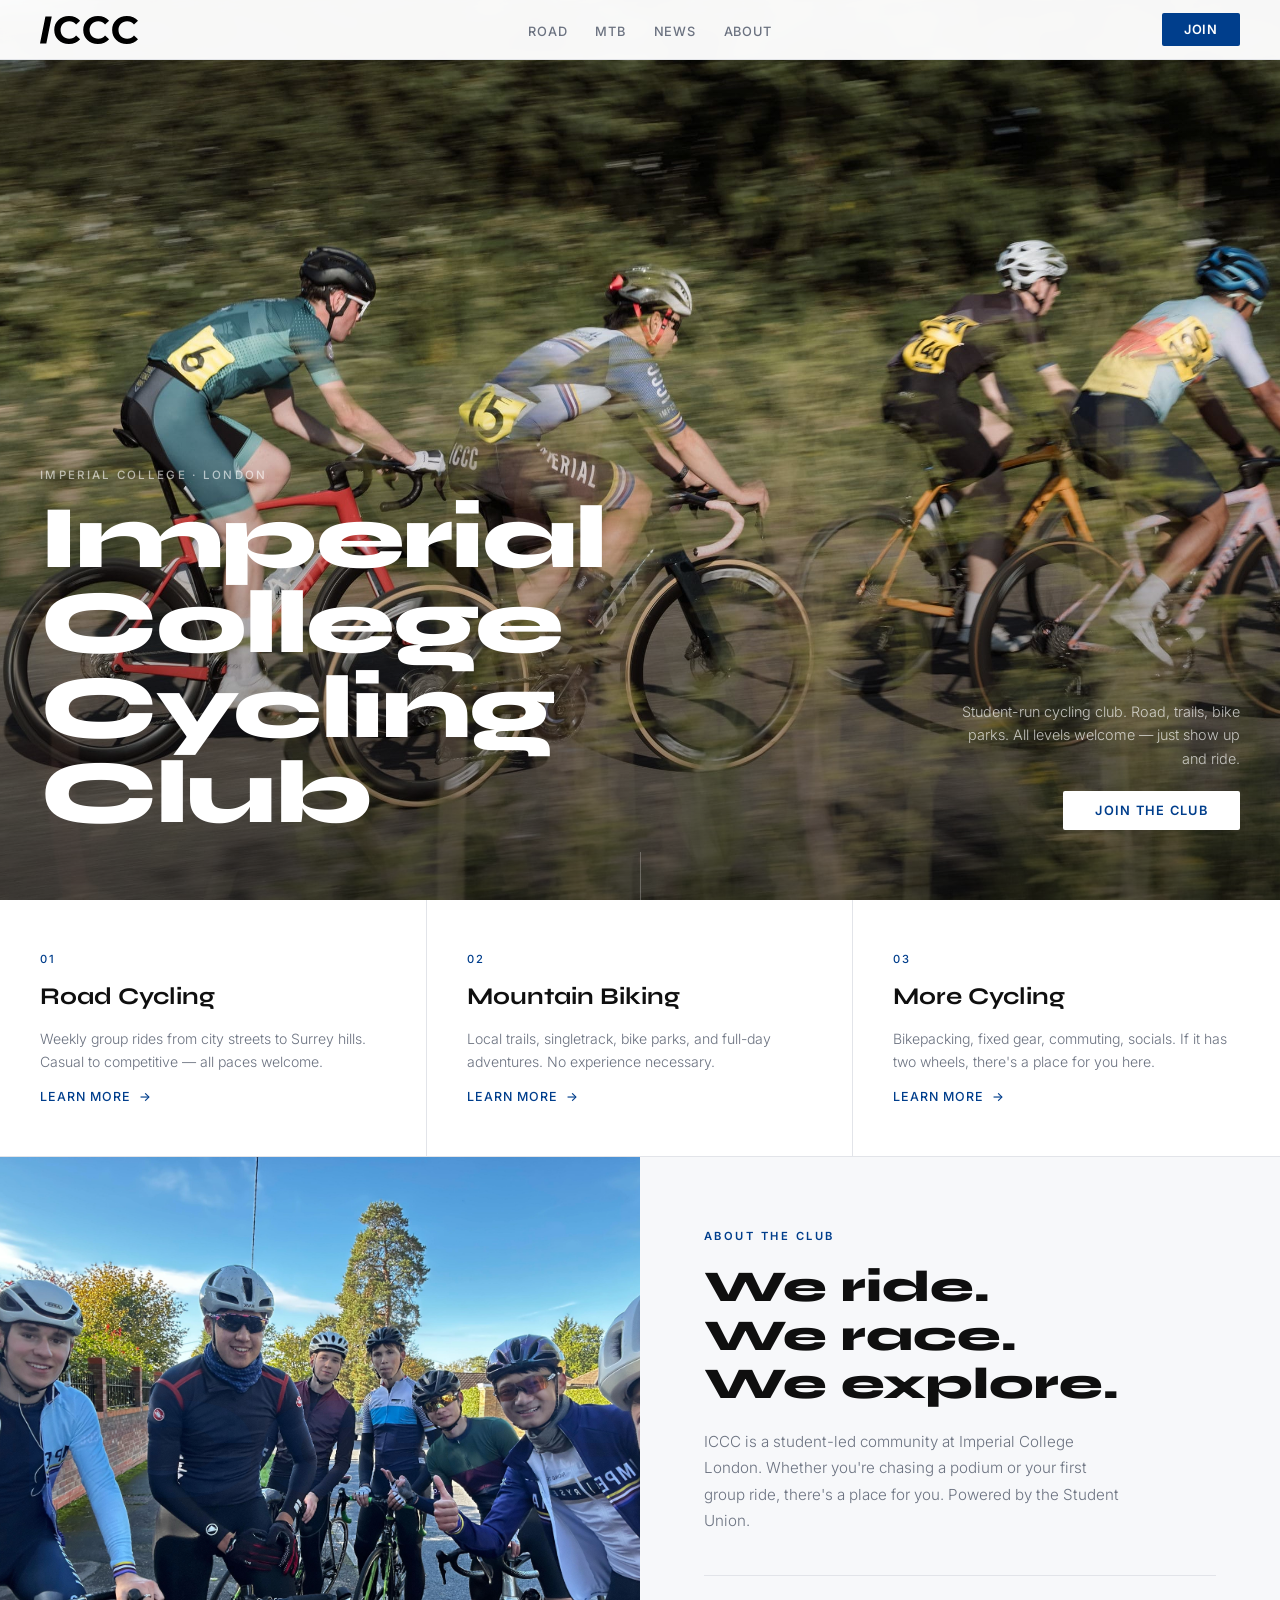
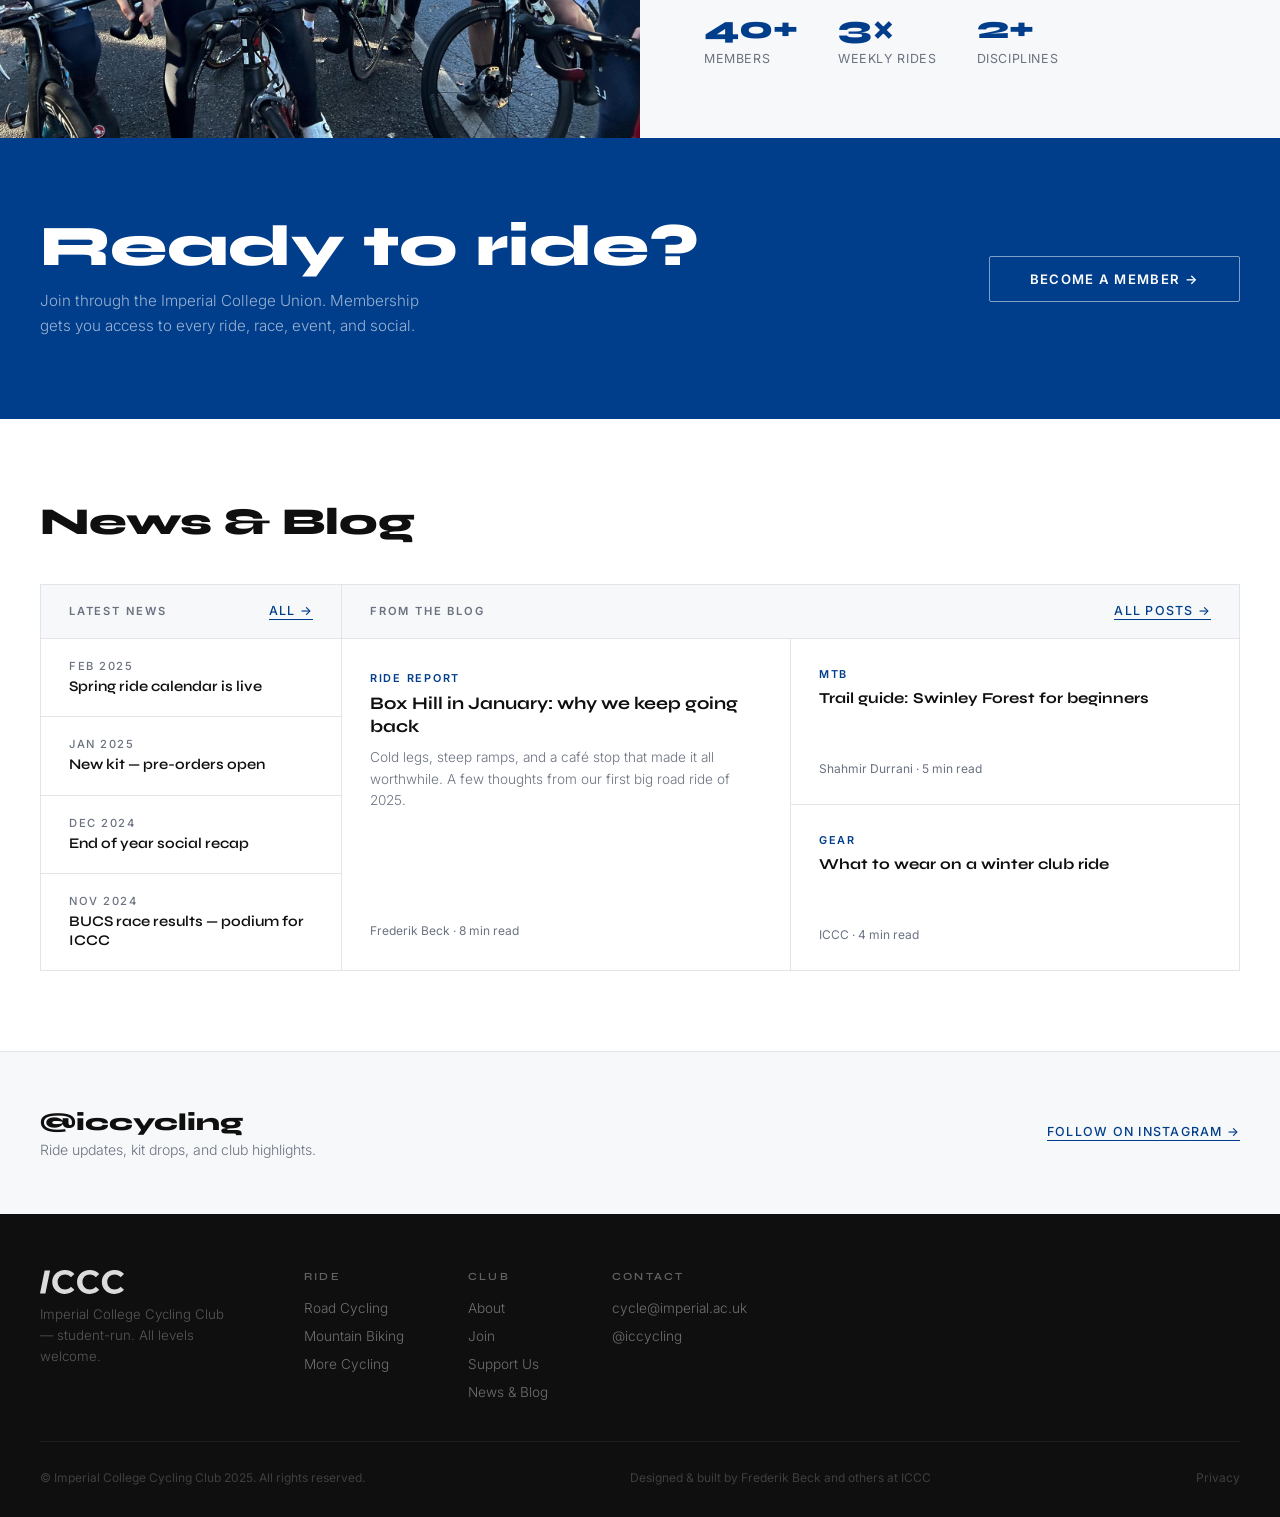
<file: index.html>
<!DOCTYPE html>
<html lang="en">
<head>
<meta charset="UTF-8">
<meta name="viewport" content="width=device-width, initial-scale=1.0">
<title>Imperial College Cycling Club</title>
<link rel="preconnect" href="https://fonts.googleapis.com">
<link href="https://fonts.googleapis.com/css2?family=Syne:wght@400;600;700;800&family=Inter:wght@300;400;500&display=swap" rel="stylesheet">
<link rel="stylesheet" href="main.css">
</head>
<body>

<!-- NAV -->
<nav>
  <a href="index.html" class="nav-logo">
    <img src="images/ICCC.svg" alt="ICCC">
  </a>
  <ul class="nav-links">
    <li><a href="road.html">Road</a></li>
    <li><a href="offroad.html">MTB</a></li>
    <li><a href="index.html#news">News</a></li>
    <li><a href="club.html">About</a></li>
  </ul>
  <a href="club.html#join" class="nav-cta">Join</a>
  <button class="nav-hamburger" aria-label="Menu">
    <span></span><span></span><span></span>
  </button>
</nav>
<div class="nav-drawer">
  <ul>
    <li><a href="road.html">Road Cycling</a></li>
    <li><a href="offroad.html">Mountain Biking</a></li>
    <li><a href="other.html">More Cycling</a></li>
    <li><a href="index.html#news">News & Blog</a></li>
    <li><a href="club.html">About</a></li>
  </ul>
  <a href="club.html#join" class="drawer-cta">Join the Club</a>
</div>


<!-- HERO -->
<section class="hero">
  <img class="hero-img" src="images/YOUR-RACE-PHOTO.jpg" alt="ICCC Racing">
  <div class="hero-overlay"></div>
  <div class="hero-content">
    <div class="hero-text">
      <div class="hero-eyebrow">Imperial College · London</div>
      <h1 class="hero-title">
        Imperial<br>College<br>Cycling<br>Club
      </h1>
    </div>
    <div class="hero-right">
      <p class="hero-desc">
        Student-run cycling club. Road, trails, bike parks. All levels welcome — just show up and ride.
      </p>
      <a href="club.html#join" class="btn-white">Join the Club</a>
    </div>
  </div>
  <div class="hero-scroll-line"></div>
</section>


<!-- DISCIPLINES -->
<div class="disciplines">
  <a class="disc-item" href="road.html">
    <div class="disc-number">01</div>
    <div class="disc-title">Road Cycling</div>
    <p class="disc-desc">Weekly group rides from city streets to Surrey hills. Casual to competitive — all paces welcome.</p>
    <span class="disc-arrow">Learn more</span>
  </a>
  <a class="disc-item" href="offroad.html">
    <div class="disc-number">02</div>
    <div class="disc-title">Mountain Biking</div>
    <p class="disc-desc">Local trails, singletrack, bike parks, and full-day adventures. No experience necessary.</p>
    <span class="disc-arrow">Learn more</span>
  </a>
  <a class="disc-item" href="other.html">
    <div class="disc-number">03</div>
    <div class="disc-title">More Cycling</div>
    <p class="disc-desc">Bikepacking, fixed gear, commuting, socials. If it has two wheels, there's a place for you here.</p>
    <span class="disc-arrow">Learn more</span>
  </a>
</div>


<!-- ABOUT -->
<section class="about" id="about">
  <div class="about-image-wrap">
    <img src="images/4.jpg" alt="ICCC Group Ride">
  </div>
  <div class="about-content">
    <span class="label">About the Club</span>
    <h2>We ride.<br>We race.<br>We explore.</h2>
    <p>ICCC is a student-led community at Imperial College London. Whether you're chasing a podium or your first group ride, there's a place for you. Powered by the Student Union.</p>
    <div class="stats">
      <div>
        <div class="stat-n">40+</div>
        <div class="stat-l">Members</div>
      </div>
      <div>
        <div class="stat-n">3×</div>
        <div class="stat-l">Weekly rides</div>
      </div>
      <div>
        <div class="stat-n">2+</div>
        <div class="stat-l">Disciplines</div>
      </div>
    </div>
  </div>
</section>


<!-- JOIN -->
<section class="join" id="join">
  <div>
    <h2>Ready to ride?</h2>
    <p>Join through the Imperial College Union. Membership gets you access to every ride, race, event, and social.</p>
  </div>
  <a href="club.html#join" class="btn-outline-white">Become a Member →</a>
</section>


<!-- NEWS + BLOG -->
<section class="news" id="news">
  <div class="section-header">
    <h2>News & Blog</h2>
  </div>
  <div class="nb-layout">
    <div class="nb-news">
      <div class="nb-col-label">
        <span>Latest News</span>
        <a href="/blog/news/" class="text-link">All →</a>
      </div>
      <div class="nb-news-list">
        <a href="#" class="nb-news-item">
          <div class="news-date">Feb 2025</div>
          <div class="nb-news-title">Spring ride calendar is live</div>
        </a>
        <a href="#" class="nb-news-item">
          <div class="news-date">Jan 2025</div>
          <div class="nb-news-title">New kit — pre-orders open</div>
        </a>
        <a href="#" class="nb-news-item">
          <div class="news-date">Dec 2024</div>
          <div class="nb-news-title">End of year social recap</div>
        </a>
        <a href="#" class="nb-news-item">
          <div class="news-date">Nov 2024</div>
          <div class="nb-news-title">BUCS race results — podium for ICCC</div>
        </a>
      </div>
    </div>
    <div class="nb-blog">
      <div class="nb-col-label">
        <span>From the Blog</span>
        <a href="/blog/posts/" class="text-link">All posts →</a>
      </div>
      <div class="nb-blog-grid">
        <a href="#" class="nb-blog-card nb-blog-featured">
          <div class="nb-blog-tag">Ride Report</div>
          <div class="nb-blog-title">Box Hill in January: why we keep going back</div>
          <p class="nb-blog-excerpt">Cold legs, steep ramps, and a café stop that made it all worthwhile. A few thoughts from our first big road ride of 2025.</p>
          <div class="nb-blog-meta">Frederik Beck · 8 min read</div>
        </a>
        <a href="#" class="nb-blog-card">
          <div class="nb-blog-tag">MTB</div>
          <div class="nb-blog-title">Trail guide: Swinley Forest for beginners</div>
          <p class="nb-blog-excerpt">Everything you need to know before your first MTB day trip out of London.</p>
          <div class="nb-blog-meta">Shahmir Durrani · 5 min read</div>
        </a>
        <a href="#" class="nb-blog-card">
          <div class="nb-blog-tag">Gear</div>
          <div class="nb-blog-title">What to wear on a winter club ride</div>
          <p class="nb-blog-excerpt">Layering tips from members who've learned the hard way.</p>
          <div class="nb-blog-meta">ICCC · 4 min read</div>
        </a>
      </div>
    </div>
  </div>
</section>


<!-- INSTAGRAM -->
<div class="instagram">
  <div>
    <div class="ig-handle">@iccycling</div>
    <div class="ig-sub">Ride updates, kit drops, and club highlights.</div>
  </div>
  <a href="https://instagram.com/iccycling" target="_blank" class="text-link">Follow on Instagram →</a>
</div>


<!-- FOOTER -->
<footer>
  <div class="footer-top">
    <div>
      <div class="footer-brand-name">
        <img src="images/ICCC-white.svg" alt="ICCC" style="height:24px; width:auto; opacity:0.85;">
      </div>
      <p class="footer-tagline">Imperial College Cycling Club — student-run. All levels welcome.</p>
    </div>
    <div class="footer-col">
      <h4>Ride</h4>
      <ul>
        <li><a href="road.html">Road Cycling</a></li>
        <li><a href="offroad.html">Mountain Biking</a></li>
        <li><a href="other.html">More Cycling</a></li>
      </ul>
    </div>
    <div class="footer-col">
      <h4>Club</h4>
      <ul>
        <li><a href="club.html">About</a></li>
        <li><a href="club.html#join">Join</a></li>
        <li><a href="club.html#support">Support Us</a></li>
        <li><a href="/blog/news/">News & Blog</a></li>
      </ul>
    </div>
    <div class="footer-col">
      <h4>Contact</h4>
      <ul>
        <li><a href="mailto:cycle@imperial.ac.uk">cycle@imperial.ac.uk</a></li>
        <li><a href="https://instagram.com/iccycling" target="_blank">@iccycling</a></li>
      </ul>
    </div>
  </div>
  <div class="footer-bottom">
    <span>© Imperial College Cycling Club 2025. All rights reserved.</span>
    <span>Designed & built by <a href="/blog/authors/frederik-beck/">Frederik Beck</a> and others at ICCC</span>
    <a href="privacy.html">Privacy</a>
  </div>
</footer>

<script src="main.js"></script>
</body>
</html>
</file>
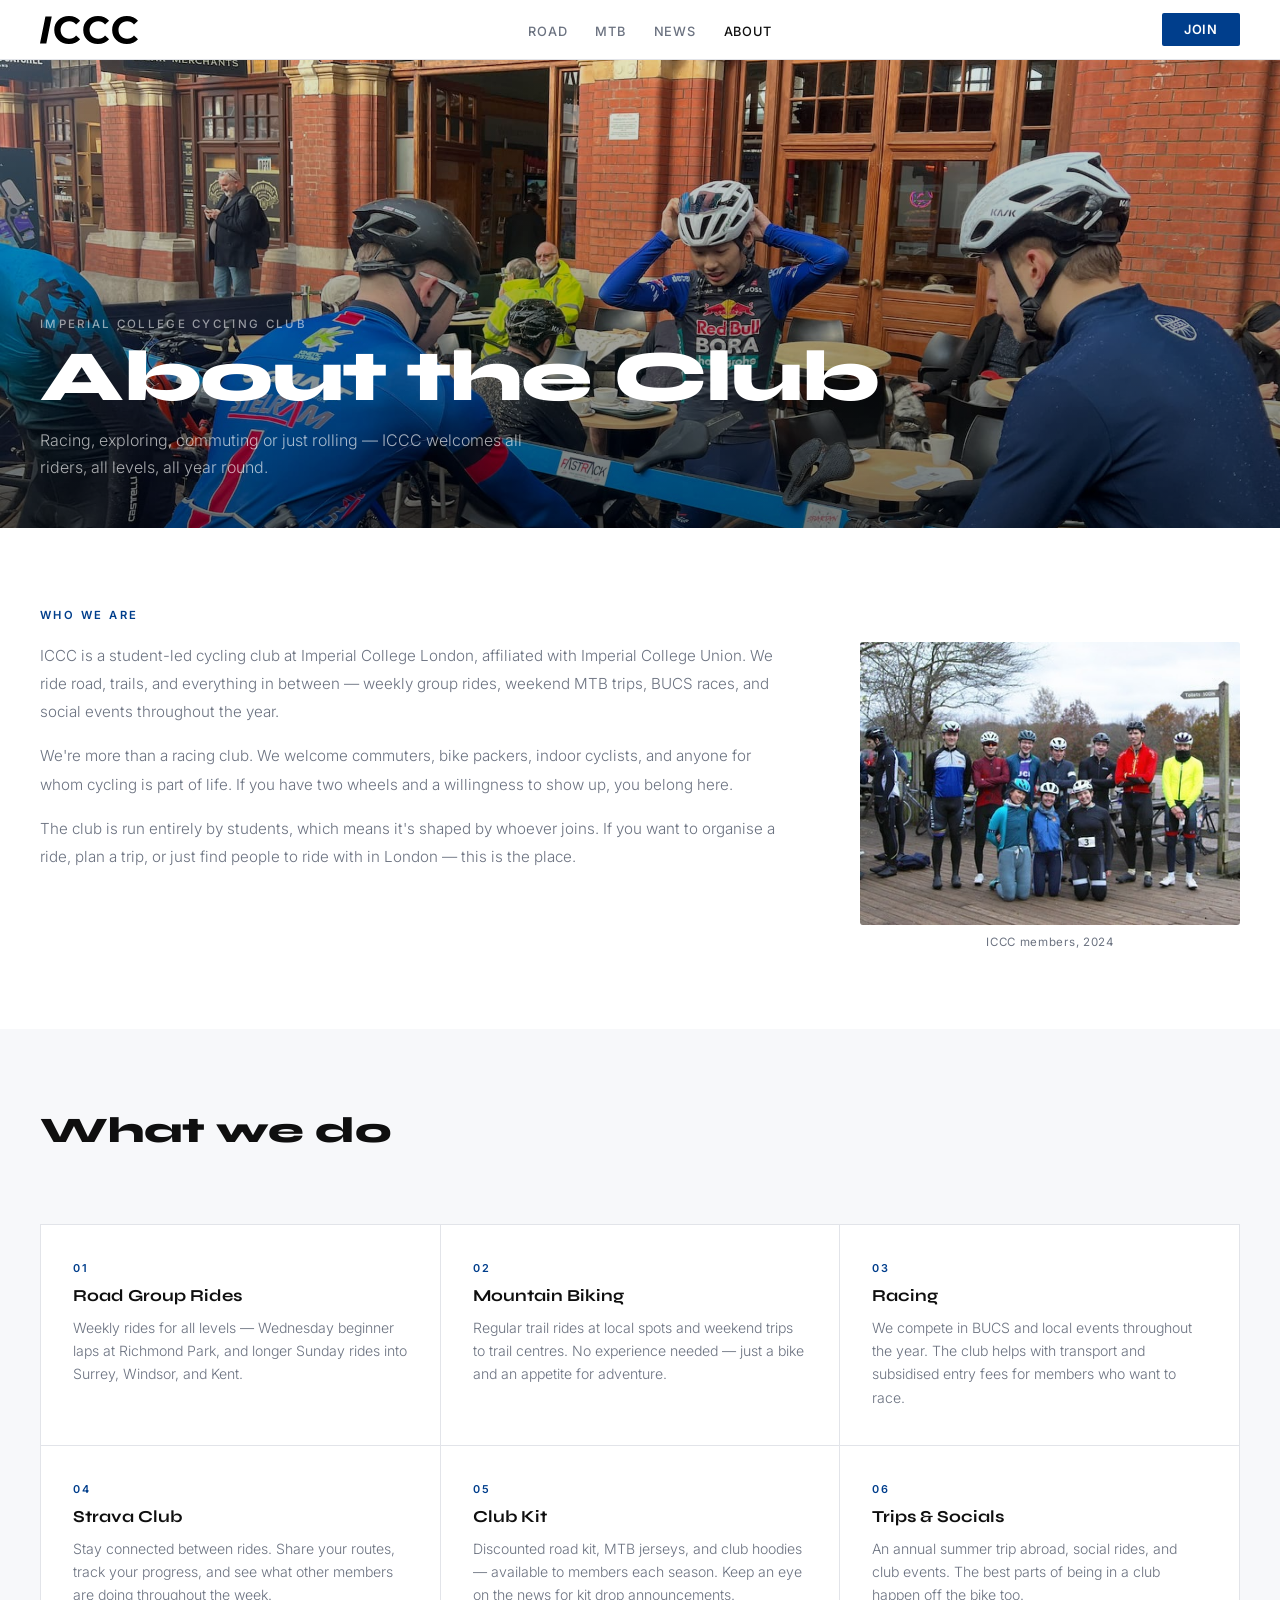
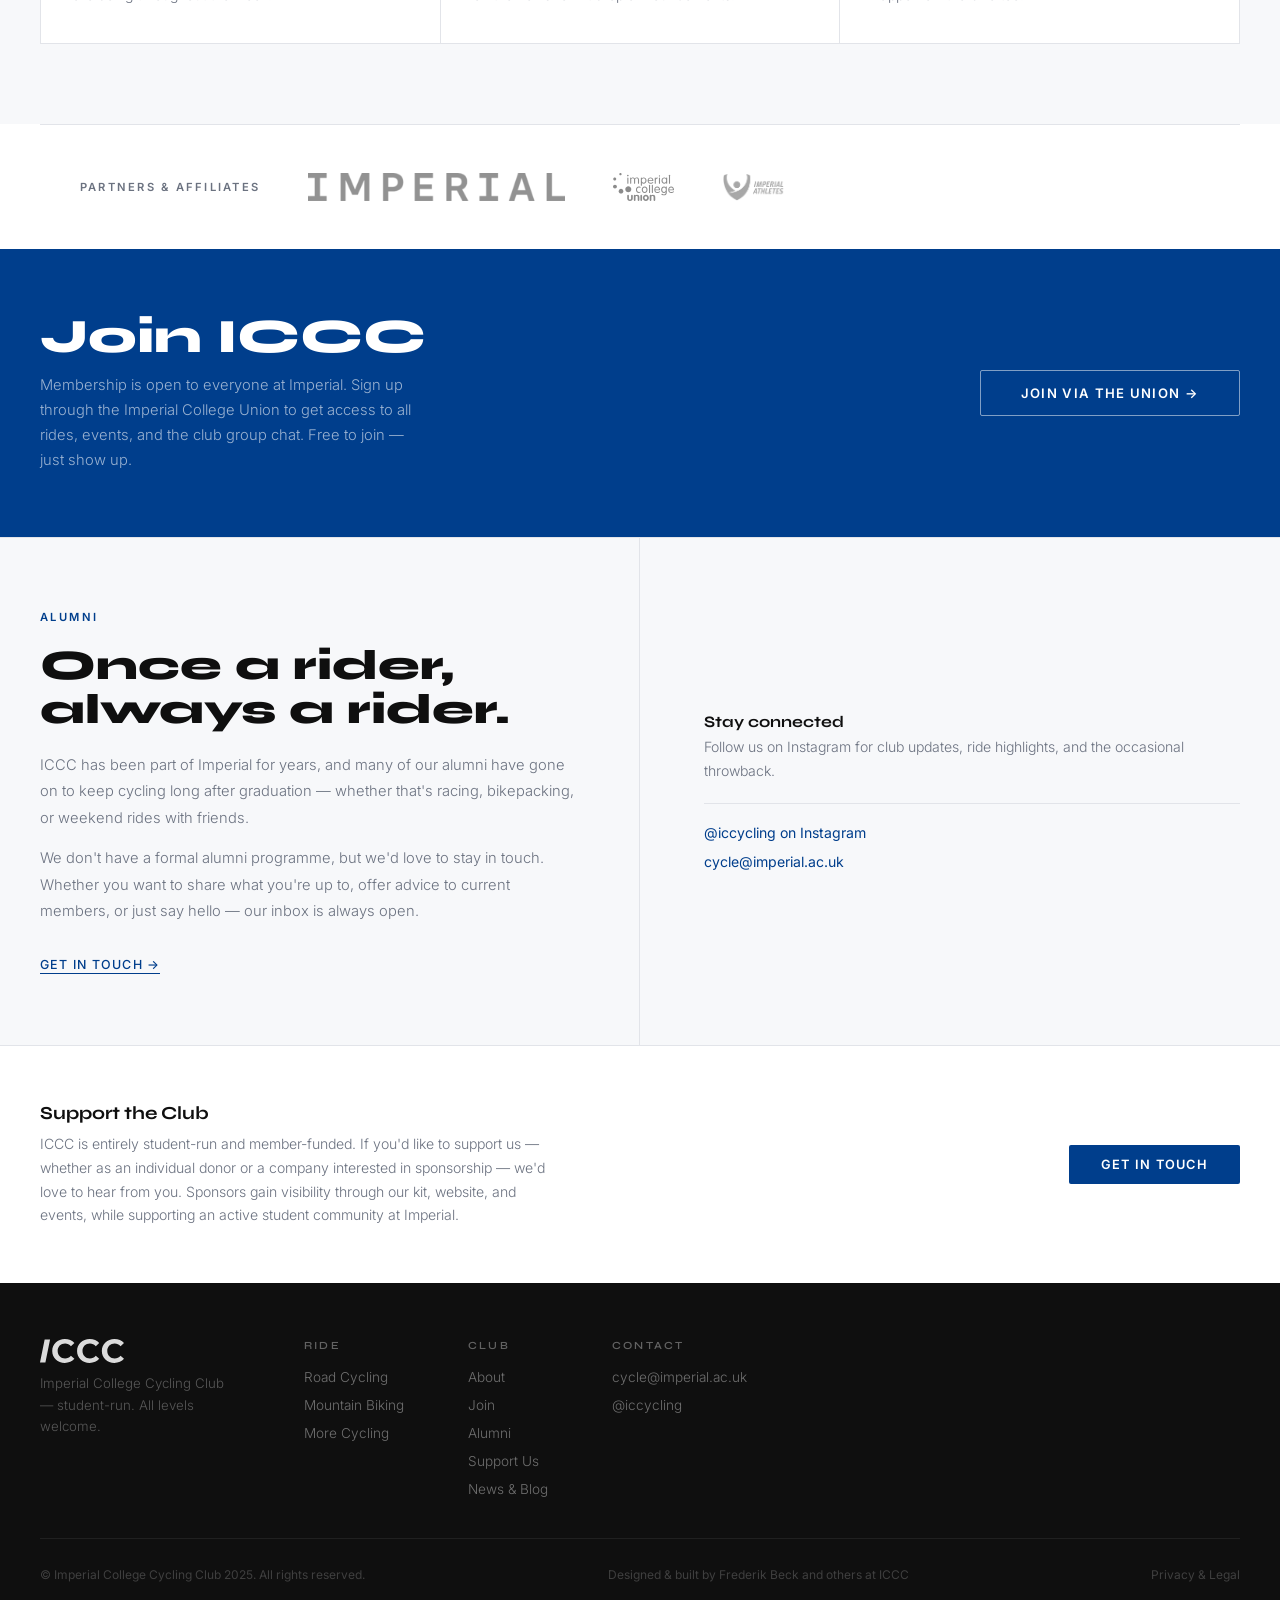
<file: club.html>
<!DOCTYPE html>
<html lang="en">
<head>
<meta charset="UTF-8">
<meta name="viewport" content="width=device-width, initial-scale=1.0">
<title>About — Imperial College Cycling Club</title>
<link rel="preconnect" href="https://fonts.googleapis.com">
<link href="https://fonts.googleapis.com/css2?family=Syne:wght@400;600;700;800&family=Inter:wght@300;400;500&display=swap" rel="stylesheet">
<link rel="stylesheet" href="main.css">
<style>

  /* ── WHO WE ARE ── */
  .who-grid {
    display: grid;
    grid-template-columns: 1fr 380px;
    gap: 64px;
    align-items: start;
  }
  .who-text p {
    font-size: 0.95rem; font-weight: 300; line-height: 1.85;
    color: var(--gray); margin-bottom: 16px;
  }
  .who-text p:last-child { margin-bottom: 0; }
  .who-text strong { font-weight: 500; color: var(--black); }

  /* Small group photo — constrained so low-res doesn't show */
  .group-photo-wrap {
    position: relative;
  }
  .group-photo-wrap img {
    width: 100%;
    border-radius: 3px;
    display: block;
    /* Slight desaturation makes lower-res photos look intentional */
    filter: saturate(0.92);
  }
  .group-photo-caption {
    margin-top: 10px;
    font-size: 0.72rem; font-weight: 400; letter-spacing: 0.06em;
    color: var(--gray); text-align: center;
  }

  /* ── WHAT WE DO ── */
  .activities-grid {
    display: grid;
    grid-template-columns: repeat(3, 1fr);
    gap: 1px; background: var(--border);
    border: 1px solid var(--border);
  }
  .activity-card {
    background: var(--white);
    padding: 36px 32px;
    display: flex; flex-direction: column; gap: 10px;
  }
  .activity-number {
    font-size: 0.68rem; font-weight: 600; letter-spacing: 0.18em;
    text-transform: uppercase; color: var(--blue);
  }
  .activity-title {
    font-family: 'Syne', sans-serif;
    font-weight: 700; font-size: 1.05rem; color: var(--black);
  }
  .activity-desc {
    font-size: 0.88rem; font-weight: 300; line-height: 1.65;
    color: var(--gray);
  }

  /* ── PARTNERS ── */
  .partners-row {
    display: flex; align-items: center;
    gap: 48px; flex-wrap: wrap;
    padding: 48px 40px;
    border-top: 1px solid var(--border);
  }
  .partners-label {
    font-size: 0.7rem; font-weight: 600; letter-spacing: 0.2em;
    text-transform: uppercase; color: var(--gray);
    white-space: nowrap;
  }
  .partner-logo {
    height: 28px; width: auto;
    opacity: 0.45;
    filter: grayscale(1);
    transition: opacity 0.2s, filter 0.2s;
  }
  .partner-logo:hover { opacity: 0.85; filter: grayscale(0); }
  a.partner-link { display: flex; align-items: center; }

  /* ── JOIN ── */
  .join-card {
    background: var(--blue);
    padding: 64px 40px;
    display: flex; align-items: center;
    justify-content: space-between; gap: 40px; flex-wrap: wrap;
  }
  .join-card h2 {
    font-family: 'Syne', sans-serif;
    font-weight: 800; font-size: clamp(28px, 4vw, 48px);
    line-height: 1; color: var(--white);
  }
  .join-card p {
    font-size: 0.92rem; font-weight: 300; line-height: 1.7;
    color: rgba(255,255,255,0.6); margin-top: 12px; max-width: 380px;
  }

  /* ── ALUMNI ── */
  .alumni-section {
    background: var(--off);
    border-top: 1px solid var(--border);
  }
  .alumni-inner {
    display: grid;
    grid-template-columns: 1fr 1fr;
    gap: 0;
  }
  .alumni-text {
    padding: 72px 64px 72px 40px;
    border-right: 1px solid var(--border);
  }
  .alumni-text h2 {
    font-family: 'Syne', sans-serif;
    font-weight: 800; font-size: clamp(28px, 3.5vw, 42px);
    line-height: 1.05; color: var(--black); margin-bottom: 20px;
  }
  .alumni-text p {
    font-size: 0.92rem; font-weight: 300; line-height: 1.8;
    color: var(--gray); margin-bottom: 14px;
  }
  .alumni-text p:last-of-type { margin-bottom: 28px; }
  .alumni-contact {
    padding: 72px 40px 72px 64px;
    display: flex; flex-direction: column; justify-content: center; gap: 20px;
  }
  .alumni-contact h3 {
    font-family: 'Syne', sans-serif;
    font-weight: 700; font-size: 1rem; color: var(--black);
    margin-bottom: 4px;
  }
  .alumni-contact p {
    font-size: 0.88rem; font-weight: 300; line-height: 1.7; color: var(--gray);
  }
  .alumni-reach {
    display: flex; flex-direction: column; gap: 12px;
    padding-top: 20px; border-top: 1px solid var(--border);
  }
  .alumni-reach a {
    display: flex; align-items: center; gap: 10px;
    font-size: 0.88rem; font-weight: 400;
    color: var(--blue); text-decoration: none;
    transition: opacity 0.2s;
  }
  .alumni-reach a:hover { opacity: 0.7; }

  /* ── SUPPORT ── */
  .support-section {
    padding: 56px 40px;
    border-top: 1px solid var(--border);
  }
  .support-inner {
    display: flex; align-items: center;
    justify-content: space-between; gap: 40px; flex-wrap: wrap;
  }
  .support-text {}
  .support-text h2 {
    font-family: 'Syne', sans-serif;
    font-weight: 700; font-size: 1.15rem; color: var(--black);
    margin-bottom: 8px;
  }
  .support-text p {
    font-size: 0.88rem; font-weight: 300; line-height: 1.7;
    color: var(--gray); max-width: 520px;
  }
  .support-links {
    display: flex; gap: 12px; flex-wrap: wrap; flex-shrink: 0;
  }

  /* ── RESPONSIVE ── */
  @media (max-width: 860px) {
    .who-grid { grid-template-columns: 1fr; gap: 36px; }
    .group-photo-wrap { max-width: 360px; }
    .activities-grid { grid-template-columns: 1fr; }
    .alumni-inner { grid-template-columns: 1fr; }
    .alumni-text { padding: 48px 20px 32px; border-right: none; border-bottom: 1px solid var(--border); }
    .alumni-contact { padding: 32px 20px 48px; }
    .partners-row { padding: 36px 20px; gap: 28px; }
    .join-card { padding: 48px 20px; }
    .support-section { padding: 40px 20px; }
  }
</style>
</head>
<body>

<!-- NAV -->
<nav>
  <a href="index.html" class="nav-logo">
    <img src="images/ICCC.svg" alt="ICCC">
  </a>
  <ul class="nav-links">
    <li><a href="road.html">Road</a></li>
    <li><a href="offroad.html">MTB</a></li>
    <li><a href="index.html#news">News</a></li>
    <li><a href="club.html" class="active">About</a></li>
  </ul>
  <a href="club.html#join" class="nav-cta">Join</a>
  <button class="nav-hamburger" aria-label="Menu">
    <span></span><span></span><span></span>
  </button>
</nav>
<div class="nav-drawer">
  <ul>
    <li><a href="road.html">Road Cycling</a></li>
    <li><a href="offroad.html">Mountain Biking</a></li>
    <li><a href="other.html">More Cycling</a></li>
    <li><a href="index.html#news">News & Blog</a></li>
    <li><a href="club.html" class="active">About</a></li>
  </ul>
  <a href="club.html#join" class="drawer-cta">Join the Club</a>
</div>


<!-- PAGE HERO -->
<section class="page-hero">

    <img class="page-hero-bg" src="images/IMG_3020.jpg" alt="ICCC">

  
  <div class="page-hero-overlay"></div>
  <div class="page-hero-content">
    <div class="page-hero-eyebrow">Imperial College Cycling Club</div>
    <h1 class="page-hero-title">About the Club</h1>
    <p class="page-hero-sub">
      Racing, exploring, commuting or just rolling — ICCC welcomes all riders, all levels, all year round.
    </p>
  </div>
</section>


<!-- WHO WE ARE -->
<section class="content-section">
  <span class="label">Who we are</span>
  <div class="who-grid">

    <div class="who-text">
      <p>ICCC is a student-led cycling club at Imperial College London, affiliated with Imperial College Union. We ride road, trails, and everything in between — weekly group rides, weekend MTB trips, BUCS races, and social events throughout the year.</p>
      <p>We're more than a racing club. We welcome commuters, bike packers, indoor cyclists, and anyone for whom cycling is part of life. If you have two wheels and a willingness to show up, you belong here.</p>
      <p>The club is run entirely by students, which means it's shaped by whoever joins. If you want to organise a ride, plan a trip, or just find people to ride with in London — this is the place.</p>
    </div>

    <div class="group-photo-wrap">
      <!--
        Low-res group photo — kept small intentionally so resolution isn't an issue.
        Replace src with your actual file name.
      -->
      <img src="images/Gruppe.jpeg" alt="ICCC members — a diverse group of cyclists">
      <p class="group-photo-caption">ICCC members, 2024</p>
    </div>

  </div>
</section>


<!-- WHAT WE DO -->
<section class="content-section bg-off">
  <div class="section-header">
    <h2>What we do</h2>
  </div>
  <div class="activities-grid">

    <div class="activity-card">
      <div class="activity-number">01</div>
      <div class="activity-title">Road Group Rides</div>
      <p class="activity-desc">Weekly rides for all levels — Wednesday beginner laps at Richmond Park, and longer Sunday rides into Surrey, Windsor, and Kent.</p>
    </div>

    <div class="activity-card">
      <div class="activity-number">02</div>
      <div class="activity-title">Mountain Biking</div>
      <p class="activity-desc">Regular trail rides at local spots and weekend trips to trail centres. No experience needed — just a bike and an appetite for adventure.</p>
    </div>

    <div class="activity-card">
      <div class="activity-number">03</div>
      <div class="activity-title">Racing</div>
      <p class="activity-desc">We compete in BUCS and local events throughout the year. The club helps with transport and subsidised entry fees for members who want to race.</p>
    </div>

    <div class="activity-card">
      <div class="activity-number">04</div>
      <div class="activity-title">Strava Club</div>
      <p class="activity-desc">Stay connected between rides. Share your routes, track your progress, and see what other members are doing throughout the week.</p>
    </div>

    <div class="activity-card">
      <div class="activity-number">05</div>
      <div class="activity-title">Club Kit</div>
      <p class="activity-desc">Discounted road kit, MTB jerseys, and club hoodies — available to members each season. Keep an eye on the news for kit drop announcements.</p>
    </div>

    <div class="activity-card">
      <div class="activity-number">06</div>
      <div class="activity-title">Trips & Socials</div>
      <p class="activity-desc">An annual summer trip abroad, social rides, and club events. The best parts of being in a club happen off the bike too.</p>
    </div>

  </div>
</section>


<!-- PARTNERS -->
<section class="content-section" style="padding-top: 0; padding-bottom: 0;">
  <div class="partners-row">
    <span class="partners-label">Partners & Affiliates</span>
    <a href="https://www.imperial.ac.uk/" target="_blank" class="partner-link">
      <img src="images/Imperial_College_London_new_logo.png" alt="Imperial College London" class="partner-logo">
    </a>
    <a href="https://www.imperialcollegeunion.org/" target="_blank" class="partner-link">
      <img src="images/Imperial_College_Union_Logo.svg" alt="Imperial College Union" class="partner-logo">
    </a>
    <a href="https://www.imperial.ac.uk/sport/imperial-athletes/" target="_blank" class="partner-link">
      <img src="images/IMPERIAL_ATHLETES_LOGO.webp" alt="Imperial Athletes" class="partner-logo">
    </a>
  </div>
</section>


<!-- JOIN -->
<section class="join-card" id="join">
  <div>
    <h2>Join ICCC</h2>
    <p>Membership is open to everyone at Imperial. Sign up through the Imperial College Union to get access to all rides, events, and the club group chat. Free to join — just show up.</p>
  </div>
  <a href="https://www.imperialcollegeunion.org/activities/a-to-z/cycling" target="_blank" class="btn-outline-white">Join via the Union →</a>
</section>


<!-- ALUMNI -->
<section class="alumni-section" id="alumni">
  <div class="alumni-inner">
    <div class="alumni-text">
      <span class="label">Alumni</span>
      <h2>Once a rider,<br>always a rider.</h2>
      <p>ICCC has been part of Imperial for years, and many of our alumni have gone on to keep cycling long after graduation — whether that's racing, bikepacking, or weekend rides with friends.</p>
      <p>We don't have a formal alumni programme, but we'd love to stay in touch. Whether you want to share what you're up to, offer advice to current members, or just say hello — our inbox is always open.</p>
      <a href="mailto:cycle@imperial.ac.uk" class="text-link">Get in touch →</a>
    </div>
    <div class="alumni-contact">
      <div>
        <h3>Stay connected</h3>
        <p>Follow us on Instagram for club updates, ride highlights, and the occasional throwback.</p>
      </div>
      <div class="alumni-reach">
        <a href="https://instagram.com/iccycling" target="_blank">
          <span>@iccycling on Instagram</span>
        </a>
        <a href="mailto:cycle@imperial.ac.uk">
          <span>cycle@imperial.ac.uk</span>
        </a>
      </div>
    </div>
  </div>
</section>


<!-- SUPPORT — subtle -->
<section class="support-section" id="support">
  <div class="support-inner">
    <div class="support-text">
      <h2>Support the Club</h2>
      <p>ICCC is entirely student-run and member-funded. If you'd like to support us — whether as an individual donor or a company interested in sponsorship — we'd love to hear from you. Sponsors gain visibility through our kit, website, and events, while supporting an active student community at Imperial.</p>
    </div>
    <div class="support-links">
      <a href="mailto:cycle@imperial.ac.uk?subject=Sponsorship%20enquiry" class="btn-blue">Get in touch</a>
    </div>
  </div>
</section>


<!-- FOOTER -->
<footer>
  <div class="footer-top">
    <div>
      <div class="footer-brand-name">
        <img src="images/ICCC-white.svg" alt="ICCC" style="height:24px; width:auto; opacity:0.85;">
      </div>
      <p class="footer-tagline">Imperial College Cycling Club — student-run. All levels welcome.</p>
    </div>
    <div class="footer-col">
      <h4>Ride</h4>
      <ul>
        <li><a href="road.html">Road Cycling</a></li>
        <li><a href="offroad.html">Mountain Biking</a></li>
        <li><a href="other.html">More Cycling</a></li>
      </ul>
    </div>
    <div class="footer-col">
      <h4>Club</h4>
      <ul>
        <li><a href="club.html">About</a></li>
        <li><a href="club.html#join">Join</a></li>
        <li><a href="club.html#alumni">Alumni</a></li>
        <li><a href="club.html#support">Support Us</a></li>
        <li><a href="/blog/news/">News & Blog</a></li>
      </ul>
    </div>
    <div class="footer-col">
      <h4>Contact</h4>
      <ul>
        <li><a href="mailto:cycle@imperial.ac.uk">cycle@imperial.ac.uk</a></li>
        <li><a href="https://instagram.com/iccycling" target="_blank">@iccycling</a></li>
      </ul>
    </div>
  </div>
  <div class="footer-bottom">
    <span>© Imperial College Cycling Club 2025. All rights reserved.</span>
    <span>Designed & built by <a href="/blog/authors/frederik-beck/">Frederik Beck</a> and others at ICCC</span>
    <a href="privacy.html">Privacy & Legal</a>
  </div>
</footer>

<script src="main.js"></script>
</body>
</html>
</file>
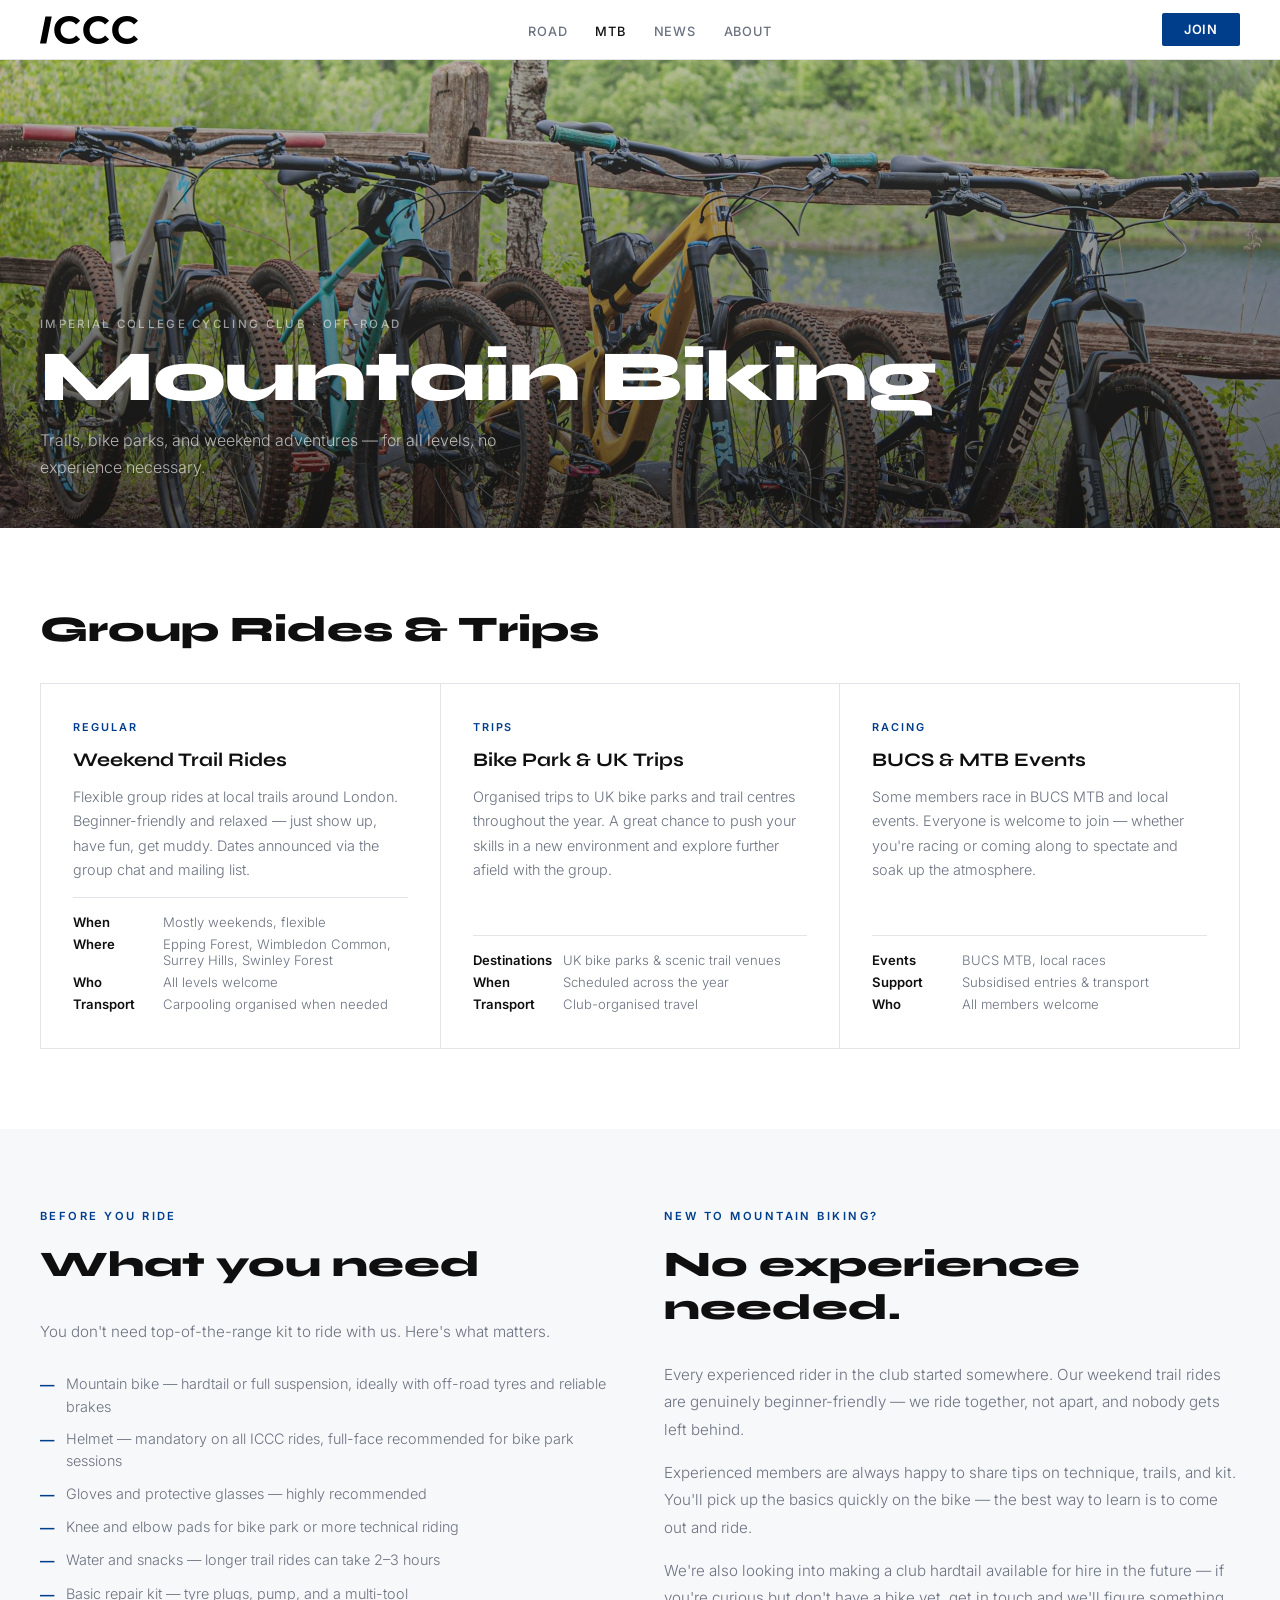
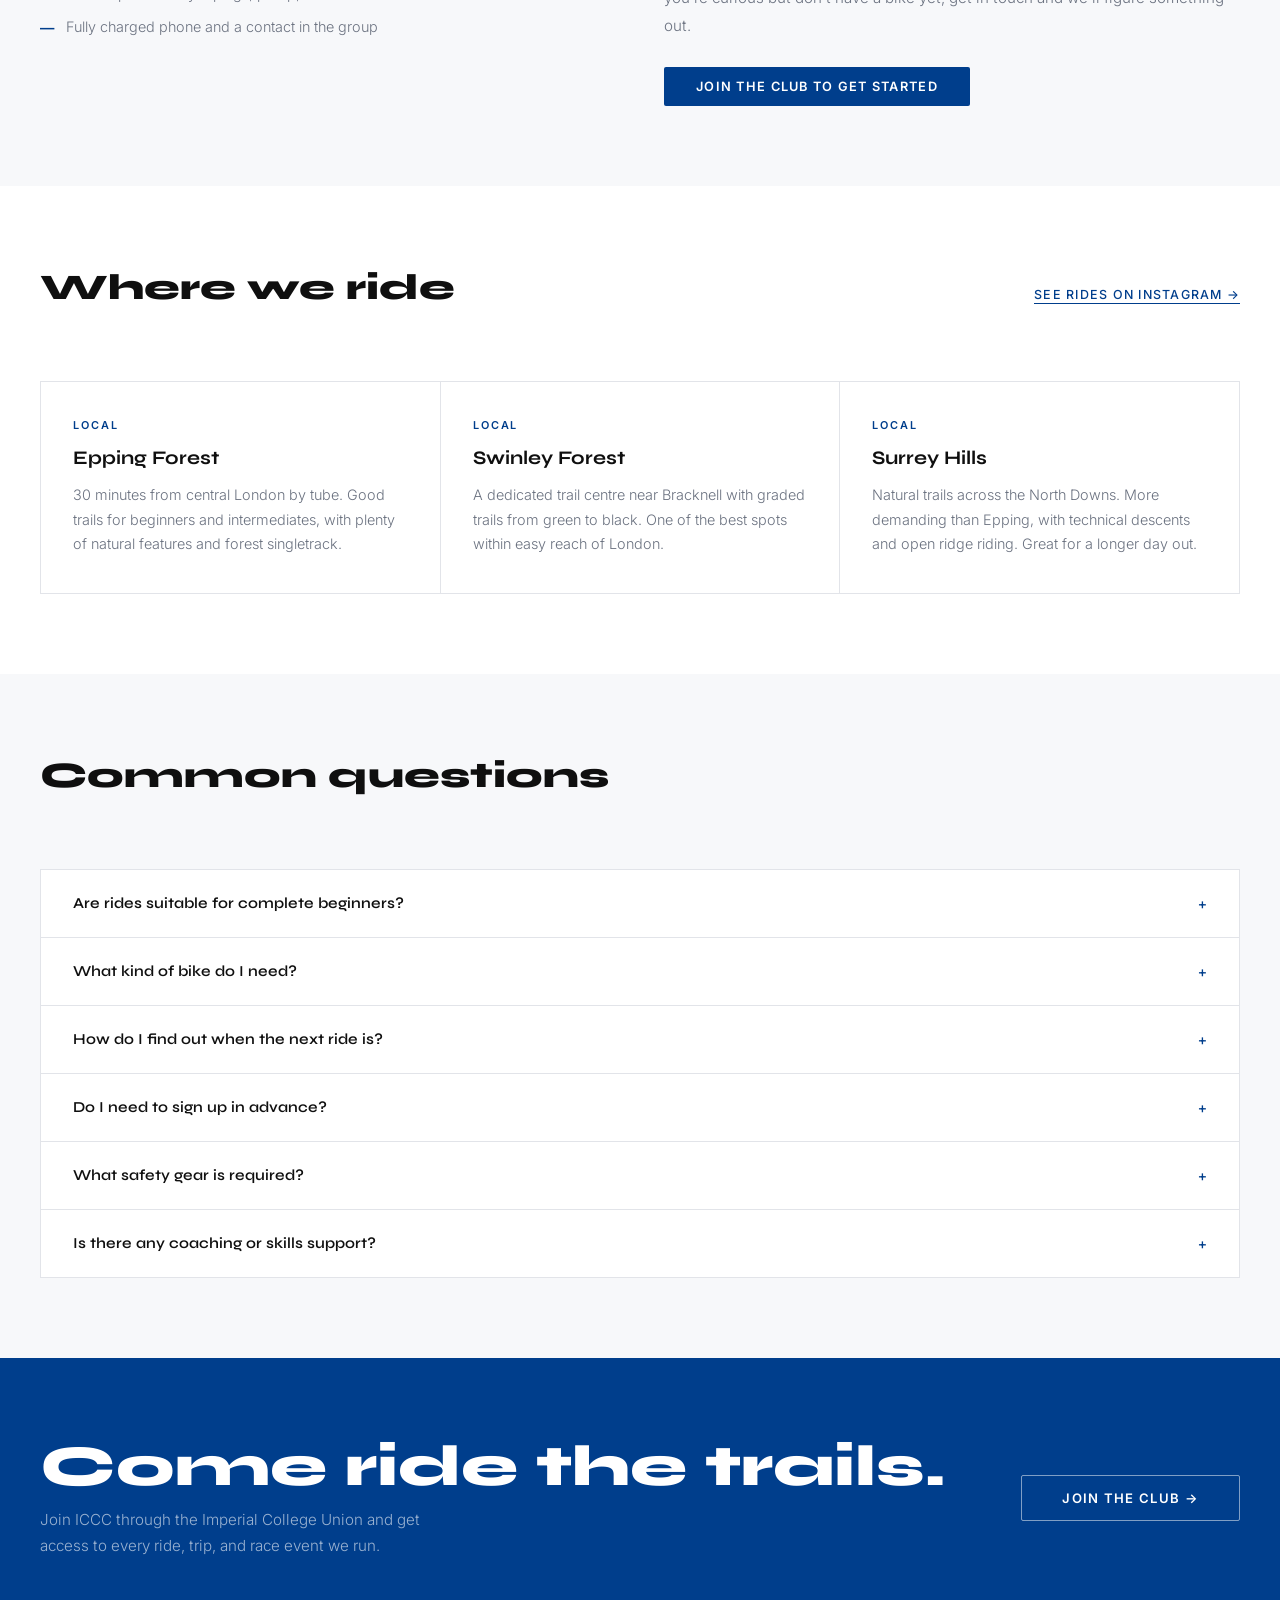
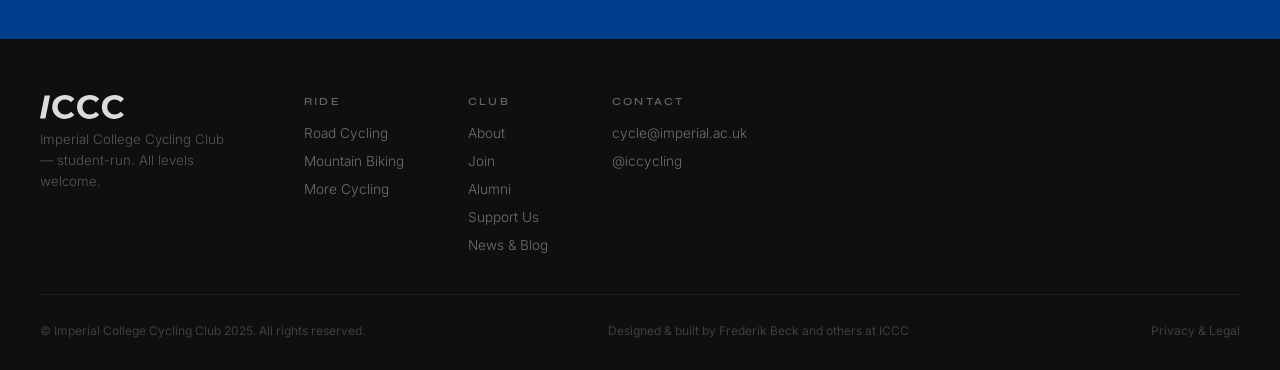
<file: offroad.html>
<!DOCTYPE html>
<html lang="en">
<head>
<meta charset="UTF-8">
<meta name="viewport" content="width=device-width, initial-scale=1.0">
<title>Mountain Biking — Imperial College Cycling Club</title>
<link rel="preconnect" href="https://fonts.googleapis.com">
<link href="https://fonts.googleapis.com/css2?family=Syne:wght@400;600;700;800&family=Inter:wght@300;400;500&display=swap" rel="stylesheet">
<link rel="stylesheet" href="main.css">
</head>
<body>

<!-- NAV -->
<nav>
  <a href="index.html" class="nav-logo">
    <img src="images/ICCC.svg" alt="ICCC">
  </a>
  <ul class="nav-links">
    <li><a href="road.html">Road</a></li>
    <li><a href="offroad.html" class="active">MTB</a></li>
    <li><a href="index.html#news">News</a></li>
    <li><a href="club.html">About</a></li>
  </ul>
  <a href="club.html#join" class="nav-cta">Join</a>
  <button class="nav-hamburger" aria-label="Menu">
    <span></span><span></span><span></span>
  </button>
</nav>
<div class="nav-drawer">
  <ul>
    <li><a href="road.html">Road Cycling</a></li>
    <li><a href="offroad.html" class="active">Mountain Biking</a></li>
    <li><a href="other.html">More Cycling</a></li>
    <li><a href="index.html#news">News & Blog</a></li>
    <li><a href="club.html">About</a></li>
  </ul>
  <a href="club.html#join" class="drawer-cta">Join the Club</a>
</div>


<!-- PAGE HERO -->
<section class="page-hero">

    <img class="page-hero-bg" src="images/tom-conway-dU2HDmE_tgw-unsplash.jpg" alt="ICCC Mountain Biking">
 

  <div class="page-hero-overlay"></div>
  <div class="page-hero-content">
    <div class="page-hero-eyebrow">Imperial College Cycling Club · Off-Road</div>
    <h1 class="page-hero-title">Mountain Biking</h1>
    <p class="page-hero-sub">
      Trails, bike parks, and weekend adventures — for all levels, no experience necessary.
    </p>
  </div>
</section>


<!-- RIDES OVERVIEW -->
<section class="content-section">
  <h2>Group Rides & Trips</h2>
  <div class="three-col">

    <div class="ride-card">
      <div class="ride-card-tag">Regular</div>
      <h3>Weekend Trail Rides</h3>
      <p>Flexible group rides at local trails around London. Beginner-friendly and relaxed — just show up, have fun, get muddy. Dates announced via the group chat and mailing list.</p>
      <div class="ride-meta">
        <div class="ride-meta-item"><strong>When</strong> Mostly weekends, flexible</div>
        <div class="ride-meta-item"><strong>Where</strong> Epping Forest, Wimbledon Common, Surrey Hills, Swinley Forest</div>
        <div class="ride-meta-item"><strong>Who</strong> All levels welcome</div>
        <div class="ride-meta-item"><strong>Transport</strong> Carpooling organised when needed</div>
      </div>
    </div>

    <div class="ride-card">
      <div class="ride-card-tag">Trips</div>
      <h3>Bike Park & UK Trips</h3>
      <p>Organised trips to UK bike parks and trail centres throughout the year. A great chance to push your skills in a new environment and explore further afield with the group.</p>
      <div class="ride-meta">
        <div class="ride-meta-item"><strong>Destinations</strong> UK bike parks & scenic trail venues</div>
        <div class="ride-meta-item"><strong>When</strong> Scheduled across the year</div>
        <div class="ride-meta-item"><strong>Transport</strong> Club-organised travel</div>
      </div>
    </div>

    <div class="ride-card">
      <div class="ride-card-tag">Racing</div>
      <h3>BUCS & MTB Events</h3>
      <p>Some members race in BUCS MTB and local events. Everyone is welcome to join — whether you're racing or coming along to spectate and soak up the atmosphere.</p>
      <div class="ride-meta">
        <div class="ride-meta-item"><strong>Events</strong> BUCS MTB, local races</div>
        <div class="ride-meta-item"><strong>Support</strong> Subsidised entries & transport</div>
        <div class="ride-meta-item"><strong>Who</strong> All members welcome</div>
      </div>
    </div>

  </div>
</section>


<!-- WHAT TO BRING -->
<section class="content-section bg-off">
  <div class="two-col" style="align-items: start;">

    <div>
      <span class="label">Before you ride</span>
      <h2>What you need</h2>
      <p style="font-size:0.95rem; font-weight:300; line-height:1.8; color:var(--gray); margin-bottom:28px;">
        You don't need top-of-the-range kit to ride with us. Here's what matters.
      </p>
      <ul class="bring-list">
        <li>Mountain bike — hardtail or full suspension, ideally with off-road tyres and reliable brakes</li>
        <li>Helmet — mandatory on all ICCC rides, full-face recommended for bike park sessions</li>
        <li>Gloves and protective glasses — highly recommended</li>
        <li>Knee and elbow pads for bike park or more technical riding</li>
        <li>Water and snacks — longer trail rides can take 2–3 hours</li>
        <li>Basic repair kit — tyre plugs, pump, and a multi-tool</li>
        <li>Fully charged phone and a contact in the group</li>
      </ul>
    </div>

    <div>
      <span class="label">New to mountain biking?</span>
      <h2>No experience needed.</h2>
      <div class="text-block">
        <p>Every experienced rider in the club started somewhere. Our weekend trail rides are genuinely beginner-friendly — we ride together, not apart, and nobody gets left behind.</p>
        <p>Experienced members are always happy to share tips on technique, trails, and kit. You'll pick up the basics quickly on the bike — the best way to learn is to come out and ride.</p>
        <p>We're also looking into making a club hardtail available for hire in the future — if you're curious but don't have a bike yet, get in touch and we'll figure something out.</p>
        <a href="club.html#join" class="btn-blue" style="margin-top:12px;">Join the club to get started</a>
      </div>
    </div>

  </div>
</section>


<!-- WHERE WE RIDE — text-based, no gallery -->
<section class="content-section">
  <div class="section-header">
    <h2>Where we ride</h2>
    <a href="https://instagram.com/iccycling" target="_blank" class="text-link">See rides on Instagram →</a>
  </div>
  <div class="three-col">
    <div class="ride-card">
      <div class="ride-card-tag">Local</div>
      <h3>Epping Forest</h3>
      <p class="activity-desc">30 minutes from central London by tube. Good trails for beginners and intermediates, with plenty of natural features and forest singletrack.</p>
    </div>
    <div class="ride-card">
      <div class="ride-card-tag">Local</div>
      <h3>Swinley Forest</h3>
      <p class="activity-desc">A dedicated trail centre near Bracknell with graded trails from green to black. One of the best spots within easy reach of London.</p>
    </div>
    <div class="ride-card">
      <div class="ride-card-tag">Local</div>
      <h3>Surrey Hills</h3>
      <p class="activity-desc">Natural trails across the North Downs. More demanding than Epping, with technical descents and open ridge riding. Great for a longer day out.</p>
    </div>
  </div>
</section>


<!-- FAQ -->
<section class="content-section bg-off">
  <div class="section-header">
    <h2>Common questions</h2>
  </div>
  <div class="faq-list">
    <div class="faq-item">
      <button class="faq-question">Are rides suitable for complete beginners?</button>
      <div class="faq-answer">Yes. Weekend trail rides are beginner-friendly by design. We ride as a group and experienced members are always happy to help new riders with technique and confidence. Just come out.</div>
    </div>
    <div class="faq-item">
      <button class="faq-question">What kind of bike do I need?</button>
      <div class="faq-answer">A mountain bike with front suspension (hardtail) is ideal. Full suspension is great but not required. The bike should have off-road tyres and working brakes. If you're unsure whether your bike is suitable, just ask before the ride — we'll let you know.</div>
    </div>
    <div class="faq-item">
      <button class="faq-question">How do I find out when the next ride is?</button>
      <div class="faq-answer">Rides are announced via the club mailing list and group chat, which you get access to when you join through Imperial College Union. We also post updates on Instagram at @iccycling.</div>
    </div>
    <div class="faq-item">
      <button class="faq-question">Do I need to sign up in advance?</button>
      <div class="faq-answer">Yes, please let us know you're coming so we can plan group sizes and carpooling. Just reply to the ride announcement or send us a message.</div>
    </div>
    <div class="faq-item">
      <button class="faq-question">What safety gear is required?</button>
      <div class="faq-answer">A helmet is mandatory on all ICCC rides. Gloves and protective glasses are strongly recommended. For bike park sessions or more technical riding, knee and elbow pads are a good idea — and worth the investment once you start riding more seriously.</div>
    </div>
    <div class="faq-item">
      <button class="faq-question">Is there any coaching or skills support?</button>
      <div class="faq-answer">We don't run formal coaching sessions, but experienced members are always happy to share tips and ride alongside newer riders. The best way to improve is simply to ride regularly with the group.</div>
    </div>
  </div>
</section>


<!-- JOIN CTA -->
<section class="join">
  <div>
    <h2>Come ride the trails.</h2>
    <p>Join ICCC through the Imperial College Union and get access to every ride, trip, and race event we run.</p>
  </div>
  <a href="club.html#join" class="btn-outline-white">Join the Club →</a>
</section>


<!-- FOOTER -->
<footer>
  <div class="footer-top">
    <div>
      <div class="footer-brand-name">
        <img src="images/ICCC-white.svg" alt="ICCC" style="height:24px; width:auto; opacity:0.85;">
      </div>
      <p class="footer-tagline">Imperial College Cycling Club — student-run. All levels welcome.</p>
    </div>
    <div class="footer-col">
      <h4>Ride</h4>
      <ul>
        <li><a href="road.html">Road Cycling</a></li>
        <li><a href="offroad.html">Mountain Biking</a></li>
        <li><a href="other.html">More Cycling</a></li>
      </ul>
    </div>
    <div class="footer-col">
      <h4>Club</h4>
      <ul>
        <li><a href="club.html">About</a></li>
        <li><a href="club.html#join">Join</a></li>
        <li><a href="club.html#alumni">Alumni</a></li>
        <li><a href="club.html#support">Support Us</a></li>
        <li><a href="/blog/news/">News & Blog</a></li>
      </ul>
    </div>
    <div class="footer-col">
      <h4>Contact</h4>
      <ul>
        <li><a href="mailto:cycle@imperial.ac.uk">cycle@imperial.ac.uk</a></li>
        <li><a href="https://instagram.com/iccycling" target="_blank">@iccycling</a></li>
      </ul>
    </div>
  </div>
  <div class="footer-bottom">
    <span>© Imperial College Cycling Club 2025. All rights reserved.</span>
    <span>Designed & built by <a href="/blog/authors/frederik-beck/">Frederik Beck</a> and others at ICCC</span>
    <a href="privacy.html">Privacy & Legal</a>
  </div>
</footer>

<script src="main.js"></script>
</body>
</html>
</file>
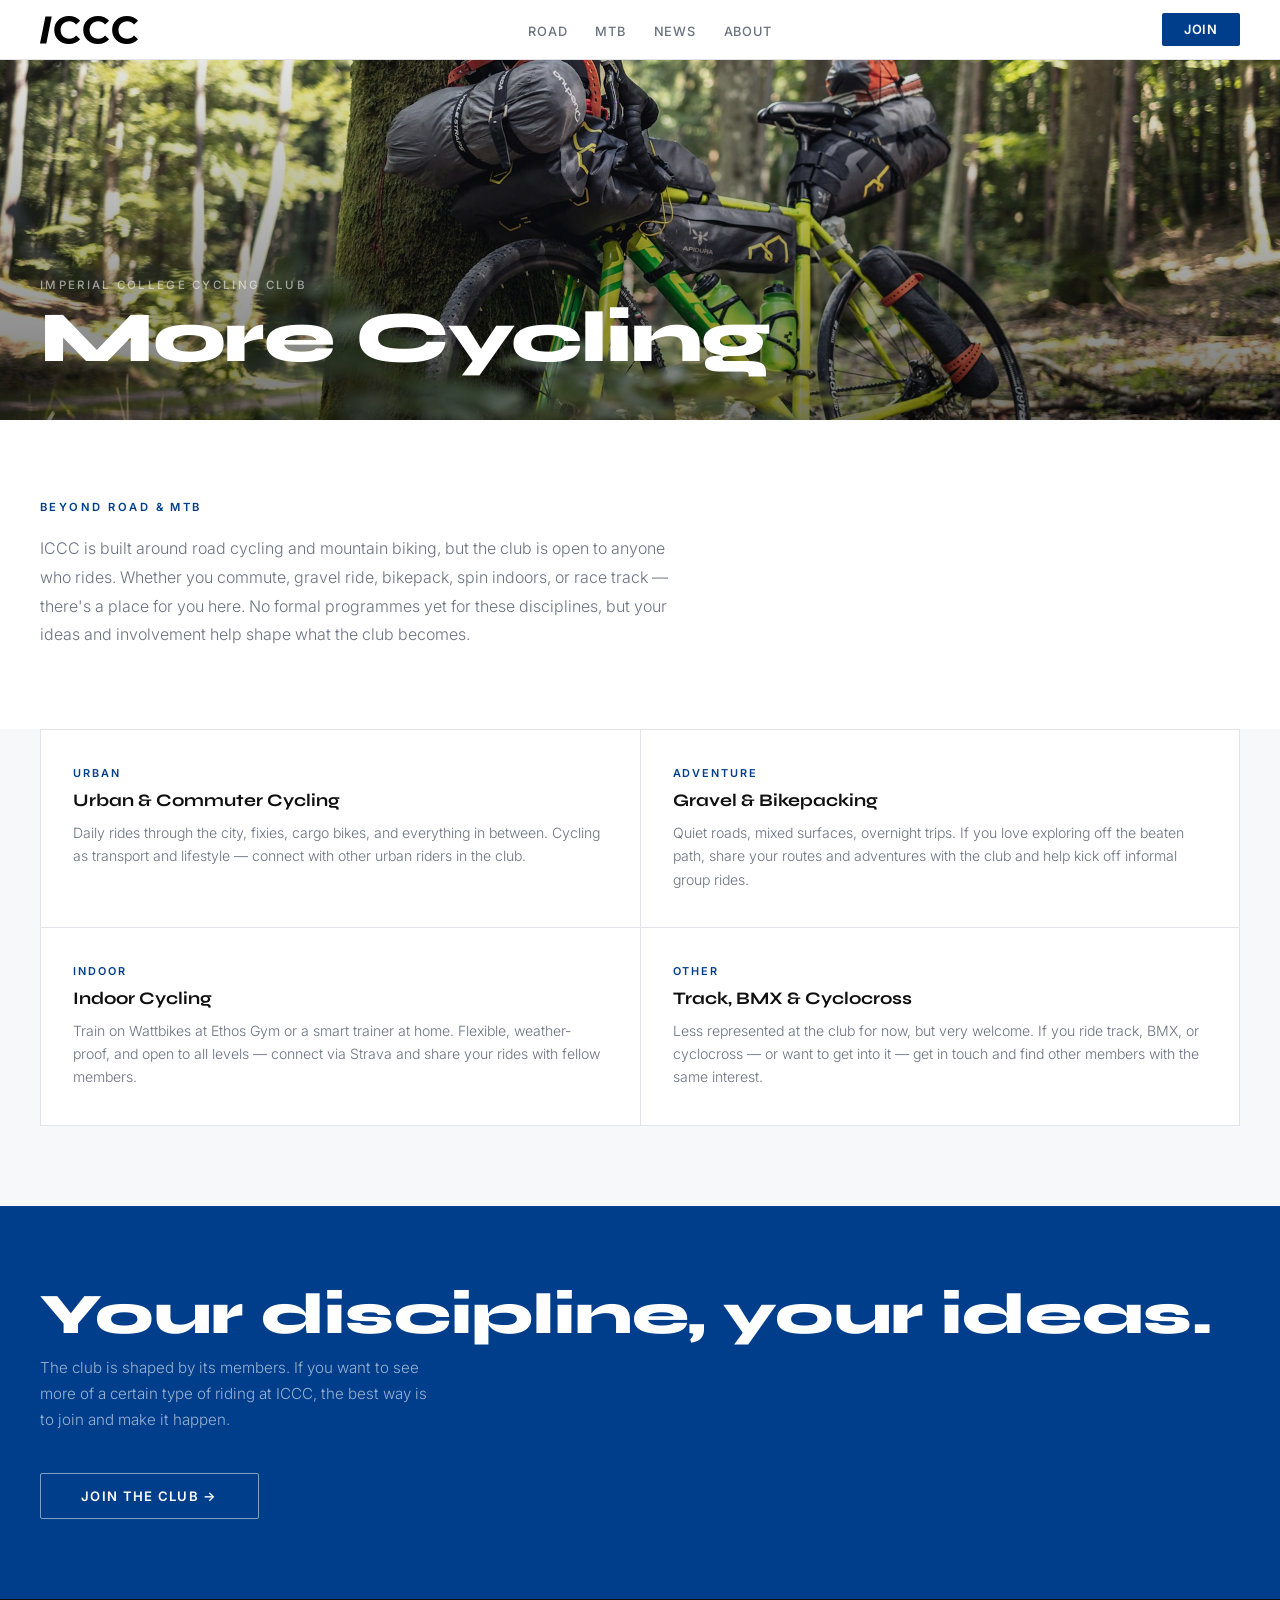
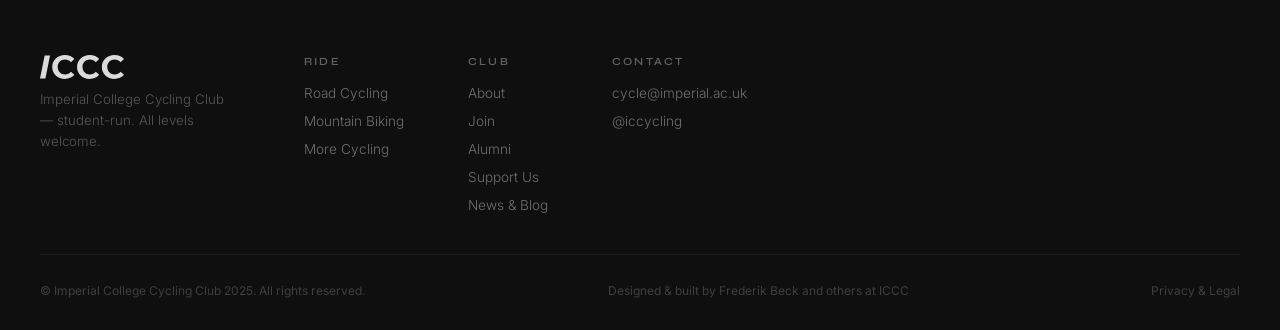
<file: other.html>
<!DOCTYPE html>
<html lang="en">
<head>
<meta charset="UTF-8">
<meta name="viewport" content="width=device-width, initial-scale=1.0">
<title>More Cycling — Imperial College Cycling Club</title>
<link rel="preconnect" href="https://fonts.googleapis.com">
<link href="https://fonts.googleapis.com/css2?family=Syne:wght@400;600;700;800&family=Inter:wght@300;400;500&display=swap" rel="stylesheet">
<link rel="stylesheet" href="main.css">
<style>
  /* Compact discipline list — no photos, just text */
  .disc-list {
    display: grid;
    grid-template-columns: repeat(2, 1fr);
    gap: 1px;
    background: var(--border);
    border: 1px solid var(--border);
  }
  .disc-list-item {
    background: var(--white);
    padding: 36px 32px;
    display: flex; flex-direction: column; gap: 10px;
    transition: background 0.15s;
  }
  .disc-list-item:hover { background: var(--off); }
  .disc-list-tag {
    font-size: 0.68rem; font-weight: 600; letter-spacing: 0.18em;
    text-transform: uppercase; color: var(--blue);
  }
  .disc-list-title {
    font-family: 'Syne', sans-serif;
    font-weight: 700; font-size: 1.1rem; color: var(--black);
  }
  .disc-list-desc {
    font-size: 0.88rem; font-weight: 300; line-height: 1.65;
    color: var(--gray);
  }

  /* Compact intro block */
  .intro-block {
    max-width: 640px;
  }
  .intro-block p {
    font-size: 1rem; font-weight: 300; line-height: 1.8;
    color: var(--gray);
  }

  @media (max-width: 640px) {
    .disc-list { grid-template-columns: 1fr; }
  }
</style>
</head>
<body>

<!-- NAV -->
<nav>
  <a href="index.html" class="nav-logo">
    <img src="images/ICCC.svg" alt="ICCC">
  </a>
  <ul class="nav-links">
    <li><a href="road.html">Road</a></li>
    <li><a href="offroad.html">MTB</a></li>
    <li><a href="index.html#news">News</a></li>
    <li><a href="club.html">About</a></li>
  </ul>
  <a href="club.html#join" class="nav-cta">Join</a>
  <button class="nav-hamburger" aria-label="Menu">
    <span></span><span></span><span></span>
  </button>
</nav>
<div class="nav-drawer">
  <ul>
    <li><a href="road.html">Road Cycling</a></li>
    <li><a href="offroad.html">Mountain Biking</a></li>
    <li><a href="other.html" class="active">More Cycling</a></li>
    <li><a href="index.html#news">News & Blog</a></li>
    <li><a href="club.html">About</a></li>
  </ul>
  <a href="club.html#join" class="drawer-cta">Join the Club</a>
</div>


<!-- PAGE HERO — compact -->
<section class="page-hero" style="height: 40vh; min-height: 280px;">
    <img class="page-hero-bg" src="images/gravel-bg.jpg" alt="Bikepacking Stock Picture">
  <div class="page-hero-overlay"></div>
  <div class="page-hero-content">
    <div class="page-hero-eyebrow">Imperial College Cycling Club</div>
    <h1 class="page-hero-title">More Cycling</h1>
  </div>
</section>


<!-- INTRO -->
<section class="content-section">
  <div class="intro-block">
    <span class="label">Beyond Road & MTB</span>
    <p>ICCC is built around road cycling and mountain biking, but the club is open to anyone who rides. Whether you commute, gravel ride, bikepack, spin indoors, or race track — there's a place for you here. No formal programmes yet for these disciplines, but your ideas and involvement help shape what the club becomes.</p>
  </div>
</section>


<!-- DISCIPLINES GRID -->
<section class="content-section bg-off" style="padding-top: 0;">
  <div class="disc-list">

    <div class="disc-list-item">
      <div class="disc-list-tag">Urban</div>
      <div class="disc-list-title">Urban & Commuter Cycling</div>
      <p class="disc-list-desc">Daily rides through the city, fixies, cargo bikes, and everything in between. Cycling as transport and lifestyle — connect with other urban riders in the club.</p>
    </div>

    <div class="disc-list-item">
      <div class="disc-list-tag">Adventure</div>
      <div class="disc-list-title">Gravel & Bikepacking</div>
      <p class="disc-list-desc">Quiet roads, mixed surfaces, overnight trips. If you love exploring off the beaten path, share your routes and adventures with the club and help kick off informal group rides.</p>
    </div>

    <div class="disc-list-item">
      <div class="disc-list-tag">Indoor</div>
      <div class="disc-list-title">Indoor Cycling</div>
      <p class="disc-list-desc">Train on Wattbikes at Ethos Gym or a smart trainer at home. Flexible, weather-proof, and open to all levels — connect via Strava and share your rides with fellow members.</p>
    </div>

    <div class="disc-list-item">
      <div class="disc-list-tag">Other</div>
      <div class="disc-list-title">Track, BMX & Cyclocross</div>
      <p class="disc-list-desc">Less represented at the club for now, but very welcome. If you ride track, BMX, or cyclocross — or want to get into it — get in touch and find other members with the same interest.</p>
    </div>

  </div>
</section>


<!-- CTA -->
<section class="join">
  <div>
    <h2>Your discipline, your ideas.</h2>
    <p>The club is shaped by its members. If you want to see more of a certain type of riding at ICCC, the best way is to join and make it happen.</p>
  </div>
  <a href="club.html#join" class="btn-outline-white">Join the Club →</a>
</section>


<!-- FOOTER -->
<footer>
  <div class="footer-top">
    <div>
      <div class="footer-brand-name">
        <img src="images/ICCC-white.svg" alt="ICCC" style="height:24px; width:auto; opacity:0.85;">
      </div>
      <p class="footer-tagline">Imperial College Cycling Club — student-run. All levels welcome.</p>
    </div>
    <div class="footer-col">
      <h4>Ride</h4>
      <ul>
        <li><a href="road.html">Road Cycling</a></li>
        <li><a href="offroad.html">Mountain Biking</a></li>
        <li><a href="other.html">More Cycling</a></li>
      </ul>
    </div>
    <div class="footer-col">
      <h4>Club</h4>
      <ul>
        <li><a href="club.html">About</a></li>
        <li><a href="club.html#join">Join</a></li>
        <li><a href="club.html#alumni">Alumni</a></li>
        <li><a href="club.html#support">Support Us</a></li>
        <li><a href="/blog/news/">News & Blog</a></li>
      </ul>
    </div>
    <div class="footer-col">
      <h4>Contact</h4>
      <ul>
        <li><a href="mailto:cycle@imperial.ac.uk">cycle@imperial.ac.uk</a></li>
        <li><a href="https://instagram.com/iccycling" target="_blank">@iccycling</a></li>
      </ul>
    </div>
  </div>
  <div class="footer-bottom">
    <span>© Imperial College Cycling Club 2025. All rights reserved.</span>
    <span>Designed & built by <a href="/blog/authors/frederik-beck/">Frederik Beck</a> and others at ICCC</span>
    <a href="privacy.html">Privacy & Legal</a>
  </div>
</footer>

<script src="main.js"></script>
</body>
</html>
</file>
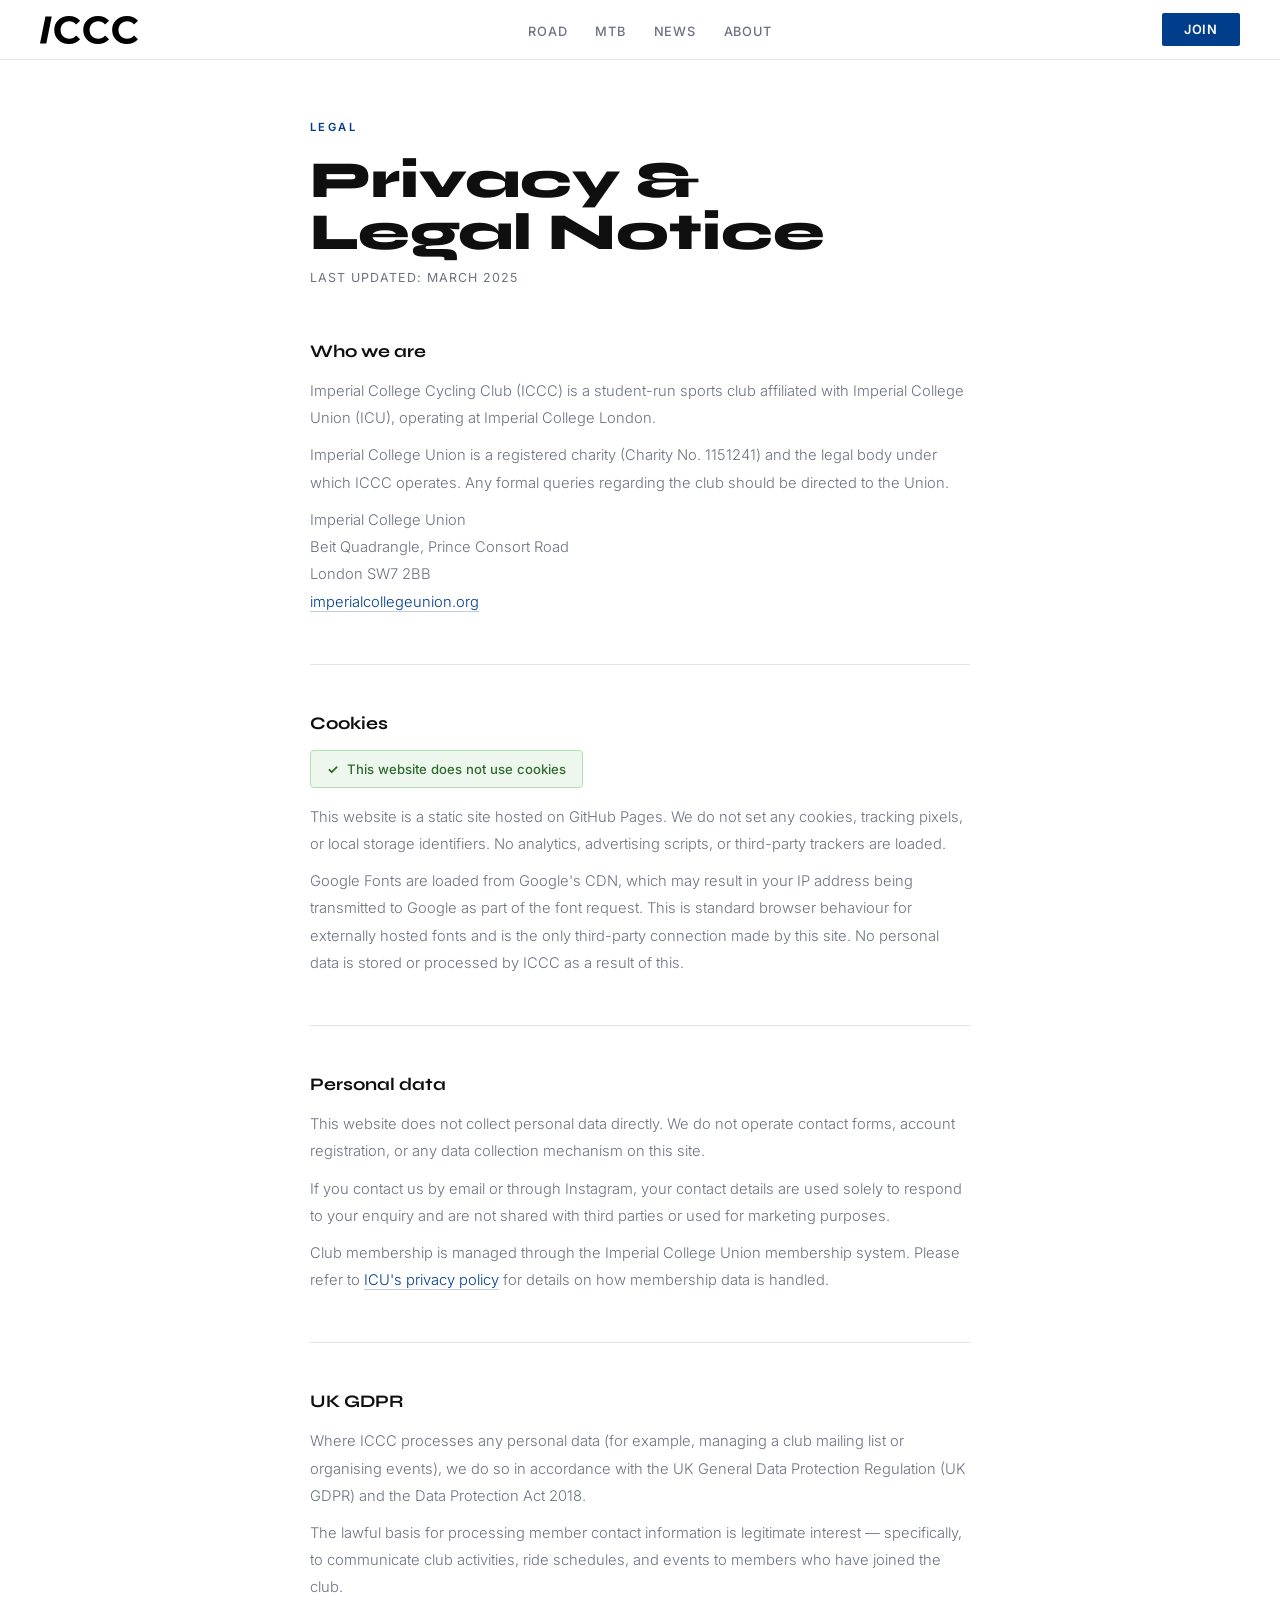
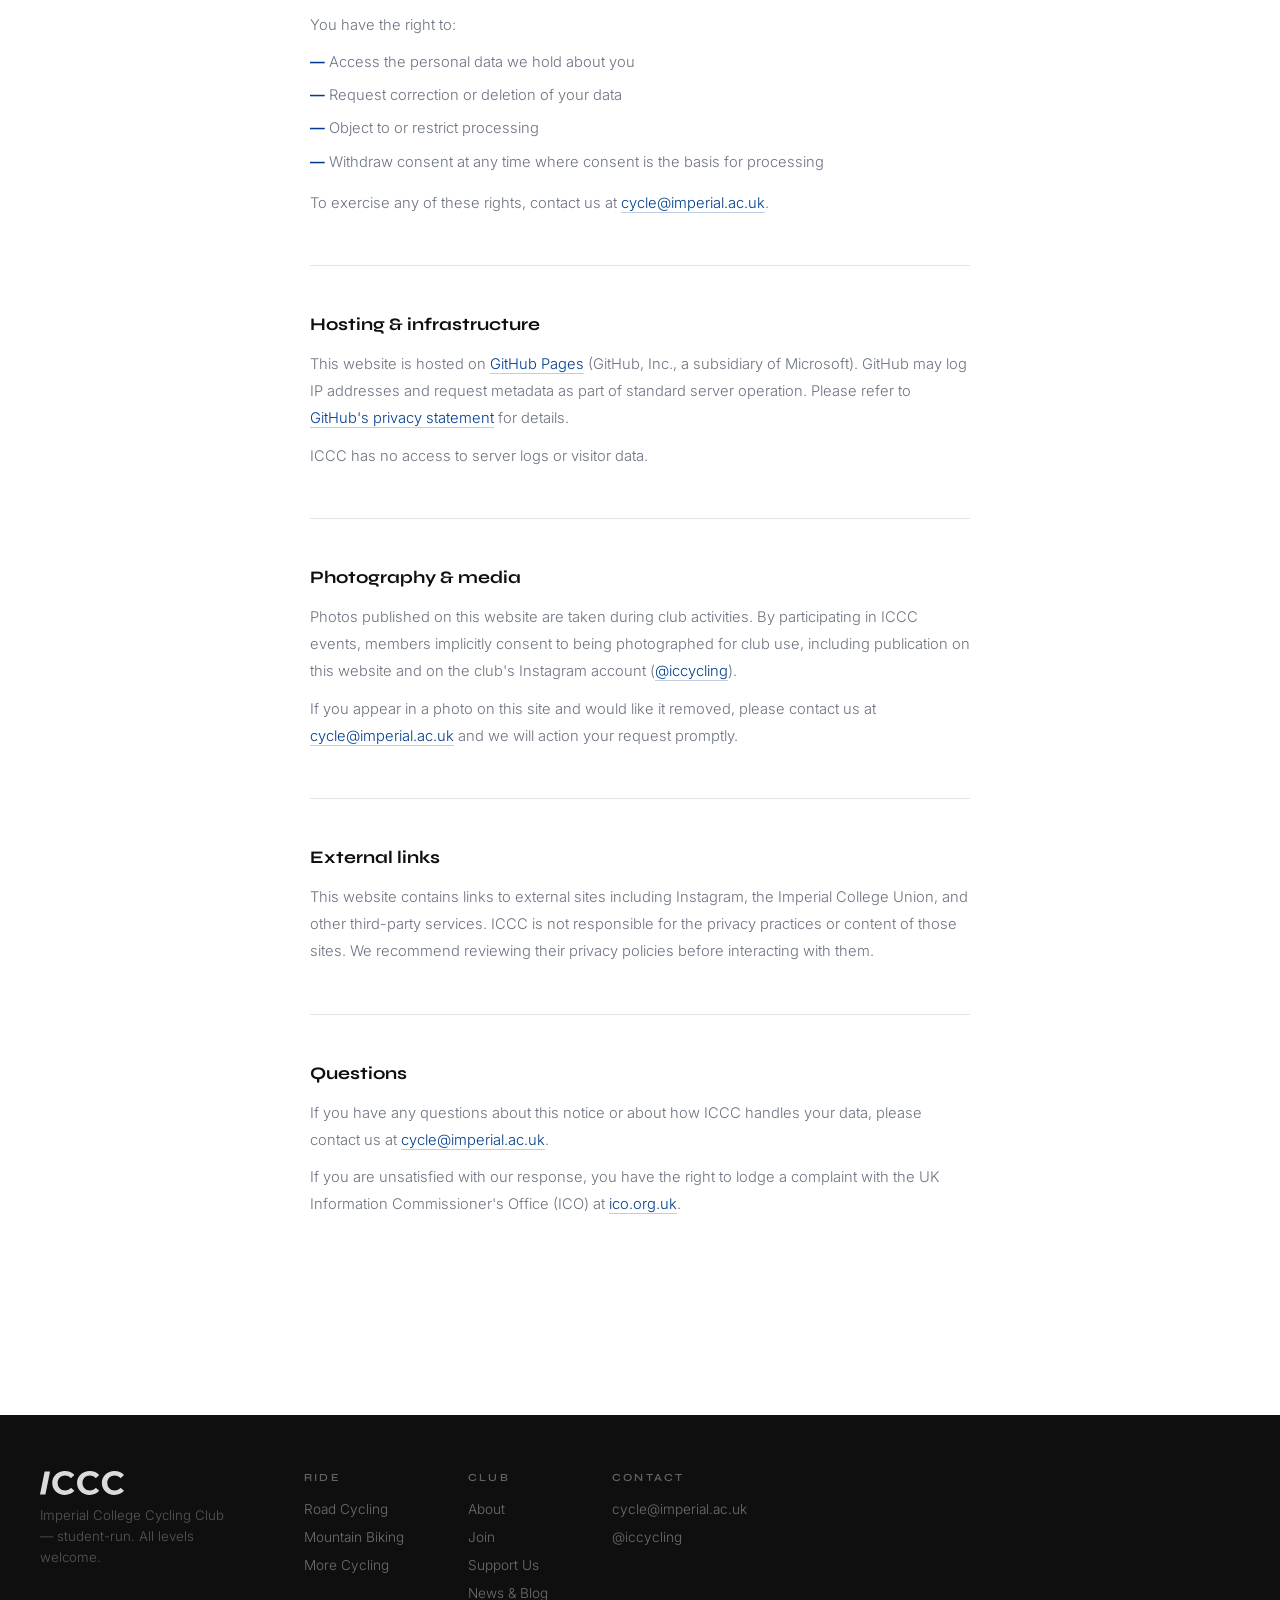
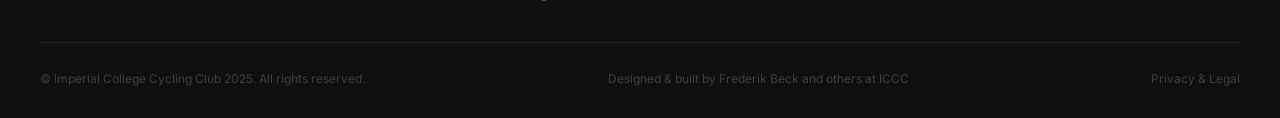
<file: privacy.html>
<!DOCTYPE html>
<html lang="en">
<head>
<meta charset="UTF-8">
<meta name="viewport" content="width=device-width, initial-scale=1.0">
<title>Privacy & Legal — Imperial College Cycling Club</title>
<link rel="preconnect" href="https://fonts.googleapis.com">
<link href="https://fonts.googleapis.com/css2?family=Syne:wght@400;600;700;800&family=Inter:wght@300;400;500&display=swap" rel="stylesheet">
<link rel="stylesheet" href="main.css">
<style>
  .privacy-wrap {
    max-width: 740px;
    margin: 0 auto;
    padding: 120px 40px 100px;
  }
  .privacy-wrap h1 {
    font-size: clamp(32px, 5vw, 52px);
    font-weight: 800; line-height: 1;
    margin-bottom: 12px;
  }
  .privacy-updated {
    font-size: 0.78rem; color: var(--gray);
    letter-spacing: 0.08em; text-transform: uppercase;
    margin-bottom: 56px;
  }
  .privacy-section {
    margin-bottom: 48px;
    padding-bottom: 48px;
    border-bottom: 1px solid var(--border);
  }
  .privacy-section:last-child {
    border-bottom: none;
  }
  .privacy-section h2 {
    font-size: 1.1rem; font-weight: 700;
    margin-bottom: 16px; color: var(--black);
  }
  .privacy-section p,
  .privacy-section li {
    font-size: 0.92rem; font-weight: 300; line-height: 1.85;
    color: var(--gray);
  }
  .privacy-section ul {
    padding-left: 0; list-style: none;
    display: flex; flex-direction: column; gap: 6px;
    margin-top: 10px;
  }
  .privacy-section ul li::before {
    content: '— ';
    color: var(--blue); font-weight: 600;
  }
  .privacy-section a {
    color: var(--blue); text-decoration: none;
    border-bottom: 1px solid rgba(0,62,140,0.25);
    transition: border-color 0.2s;
  }
  .privacy-section a:hover { border-color: var(--blue); }
  .cookie-badge {
    display: inline-flex; align-items: center; gap: 8px;
    background: #edf7ed; border: 1px solid #b2dfb2;
    color: #2e6b2e;
    padding: 10px 16px; border-radius: 4px;
    font-size: 0.82rem; font-weight: 500;
    margin-bottom: 16px;
  }
  .cookie-badge::before { content: '✓'; font-weight: 700; }
  @media (max-width: 860px) {
    .privacy-wrap { padding: 100px 20px 80px; }
  }
</style>
</head>
<body>

<!-- NAV -->
<nav>
  <a href="index.html" class="nav-logo">
    <img src="images/ICCC.svg" alt="ICCC">
  </a>
  <ul class="nav-links">
    <li><a href="road.html">Road</a></li>
    <li><a href="offroad.html">MTB</a></li>
    <li><a href="index.html#news">News</a></li>
    <li><a href="club.html">About</a></li>
  </ul>
  <a href="club.html#join" class="nav-cta">Join</a>
  <button class="nav-hamburger" aria-label="Menu">
    <span></span><span></span><span></span>
  </button>
</nav>
<div class="nav-drawer">
  <ul>
    <li><a href="road.html">Road Cycling</a></li>
    <li><a href="offroad.html">Mountain Biking</a></li>
    <li><a href="other.html">More Cycling</a></li>
    <li><a href="index.html#news">News & Blog</a></li>
    <li><a href="club.html">About</a></li>
  </ul>
  <a href="club.html#join" class="drawer-cta">Join the Club</a>
</div>


<div class="privacy-wrap">

  <span class="label">Legal</span>
  <h1>Privacy &<br>Legal Notice</h1>
  <p class="privacy-updated">Last updated: March 2025</p>


  <!-- WHO WE ARE -->
  <div class="privacy-section">
    <h2>Who we are</h2>
    <p>Imperial College Cycling Club (ICCC) is a student-run sports club affiliated with Imperial College Union (ICU), operating at Imperial College London.</p>
    <p style="margin-top:10px;">Imperial College Union is a registered charity (Charity No. 1151241) and the legal body under which ICCC operates. Any formal queries regarding the club should be directed to the Union.</p>
    <p style="margin-top:10px;">
      Imperial College Union<br>
      Beit Quadrangle, Prince Consort Road<br>
      London SW7 2BB<br>
      <a href="https://www.imperialcollegeunion.org" target="_blank">imperialcollegeunion.org</a>
    </p>
  </div>


  <!-- COOKIES -->
  <div class="privacy-section">
    <h2>Cookies</h2>
    <div class="cookie-badge">This website does not use cookies</div>
    <p>This website is a static site hosted on GitHub Pages. We do not set any cookies, tracking pixels, or local storage identifiers. No analytics, advertising scripts, or third-party trackers are loaded.</p>
    <p style="margin-top:10px;">Google Fonts are loaded from Google's CDN, which may result in your IP address being transmitted to Google as part of the font request. This is standard browser behaviour for externally hosted fonts and is the only third-party connection made by this site. No personal data is stored or processed by ICCC as a result of this.</p>
  </div>


  <!-- DATA WE COLLECT -->
  <div class="privacy-section">
    <h2>Personal data</h2>
    <p>This website does not collect personal data directly. We do not operate contact forms, account registration, or any data collection mechanism on this site.</p>
    <p style="margin-top:10px;">If you contact us by email or through Instagram, your contact details are used solely to respond to your enquiry and are not shared with third parties or used for marketing purposes.</p>
    <p style="margin-top:10px;">Club membership is managed through the Imperial College Union membership system. Please refer to <a href="https://www.imperialcollegeunion.org/privacy" target="_blank">ICU's privacy policy</a> for details on how membership data is handled.</p>
  </div>


  <!-- UK GDPR -->
  <div class="privacy-section">
    <h2>UK GDPR</h2>
    <p>Where ICCC processes any personal data (for example, managing a club mailing list or organising events), we do so in accordance with the UK General Data Protection Regulation (UK GDPR) and the Data Protection Act 2018.</p>
    <p style="margin-top:10px;">The lawful basis for processing member contact information is legitimate interest — specifically, to communicate club activities, ride schedules, and events to members who have joined the club.</p>
    <p style="margin-top:10px;">You have the right to:</p>
    <ul>
      <li>Access the personal data we hold about you</li>
      <li>Request correction or deletion of your data</li>
      <li>Object to or restrict processing</li>
      <li>Withdraw consent at any time where consent is the basis for processing</li>
    </ul>
    <p style="margin-top:14px;">To exercise any of these rights, contact us at <a href="mailto:cycle@imperial.ac.uk">cycle@imperial.ac.uk</a>.</p>
  </div>


  <!-- HOSTING -->
  <div class="privacy-section">
    <h2>Hosting & infrastructure</h2>
    <p>This website is hosted on <a href="https://pages.github.com" target="_blank">GitHub Pages</a> (GitHub, Inc., a subsidiary of Microsoft). GitHub may log IP addresses and request metadata as part of standard server operation. Please refer to <a href="https://docs.github.com/en/site-policy/privacy-policies/github-general-privacy-statement" target="_blank">GitHub's privacy statement</a> for details.</p>
    <p style="margin-top:10px;">ICCC has no access to server logs or visitor data.</p>
  </div>


  <!-- PHOTOS -->
  <div class="privacy-section">
    <h2>Photography & media</h2>
    <p>Photos published on this website are taken during club activities. By participating in ICCC events, members implicitly consent to being photographed for club use, including publication on this website and on the club's Instagram account (<a href="https://instagram.com/iccycling" target="_blank">@iccycling</a>).</p>
    <p style="margin-top:10px;">If you appear in a photo on this site and would like it removed, please contact us at <a href="mailto:cycle@imperial.ac.uk">cycle@imperial.ac.uk</a> and we will action your request promptly.</p>
  </div>


  <!-- LINKS -->
  <div class="privacy-section">
    <h2>External links</h2>
    <p>This website contains links to external sites including Instagram, the Imperial College Union, and other third-party services. ICCC is not responsible for the privacy practices or content of those sites. We recommend reviewing their privacy policies before interacting with them.</p>
  </div>


  <!-- CONTACT -->
  <div class="privacy-section">
    <h2>Questions</h2>
    <p>If you have any questions about this notice or about how ICCC handles your data, please contact us at <a href="mailto:cycle@imperial.ac.uk">cycle@imperial.ac.uk</a>.</p>
    <p style="margin-top:10px;">If you are unsatisfied with our response, you have the right to lodge a complaint with the UK Information Commissioner's Office (ICO) at <a href="https://ico.org.uk" target="_blank">ico.org.uk</a>.</p>
  </div>

</div>


<!-- FOOTER -->
<footer>
  <div class="footer-top">
    <div>
      <div class="footer-brand-name">
        <img src="images/ICCC-white.svg" alt="ICCC" style="height:24px; width:auto; opacity:0.85;">
      </div>
      <p class="footer-tagline">Imperial College Cycling Club — student-run. All levels welcome.</p>
    </div>
    <div class="footer-col">
      <h4>Ride</h4>
      <ul>
        <li><a href="road.html">Road Cycling</a></li>
        <li><a href="offroad.html">Mountain Biking</a></li>
        <li><a href="other.html">More Cycling</a></li>
      </ul>
    </div>
    <div class="footer-col">
      <h4>Club</h4>
      <ul>
        <li><a href="club.html">About</a></li>
        <li><a href="club.html#join">Join</a></li>
        <li><a href="club.html#support">Support Us</a></li>
        <li><a href="/blog/news/">News & Blog</a></li>
      </ul>
    </div>
    <div class="footer-col">
      <h4>Contact</h4>
      <ul>
        <li><a href="mailto:cycle@imperial.ac.uk">cycle@imperial.ac.uk</a></li>
        <li><a href="https://instagram.com/iccycling" target="_blank">@iccycling</a></li>
      </ul>
    </div>
  </div>
  <div class="footer-bottom">
    <span>© Imperial College Cycling Club 2025. All rights reserved.</span>
    <span>Designed & built by <a href="/blog/authors/frederik-beck/">Frederik Beck</a> and others at ICCC</span>
    <a href="privacy.html">Privacy & Legal</a>
  </div>
</footer>

<script src="main.js"></script>
</body>
</html>
</file>
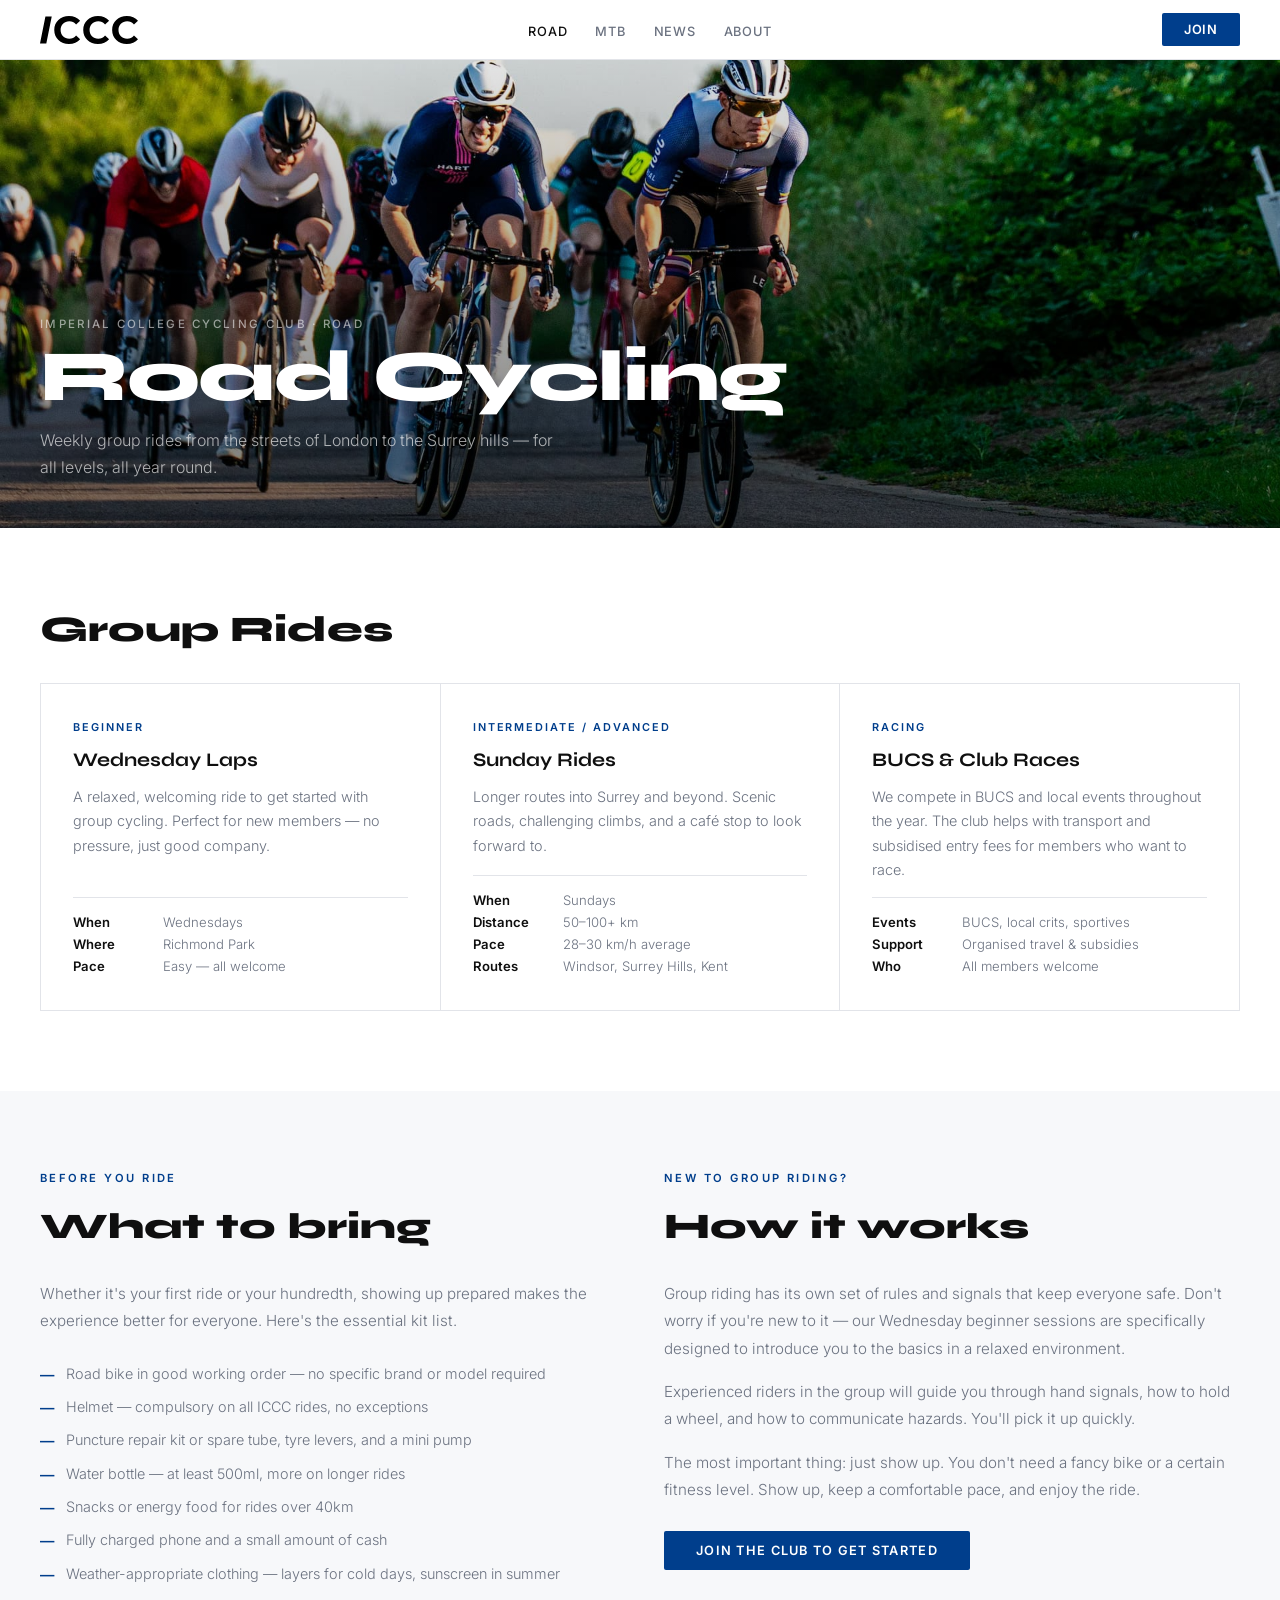
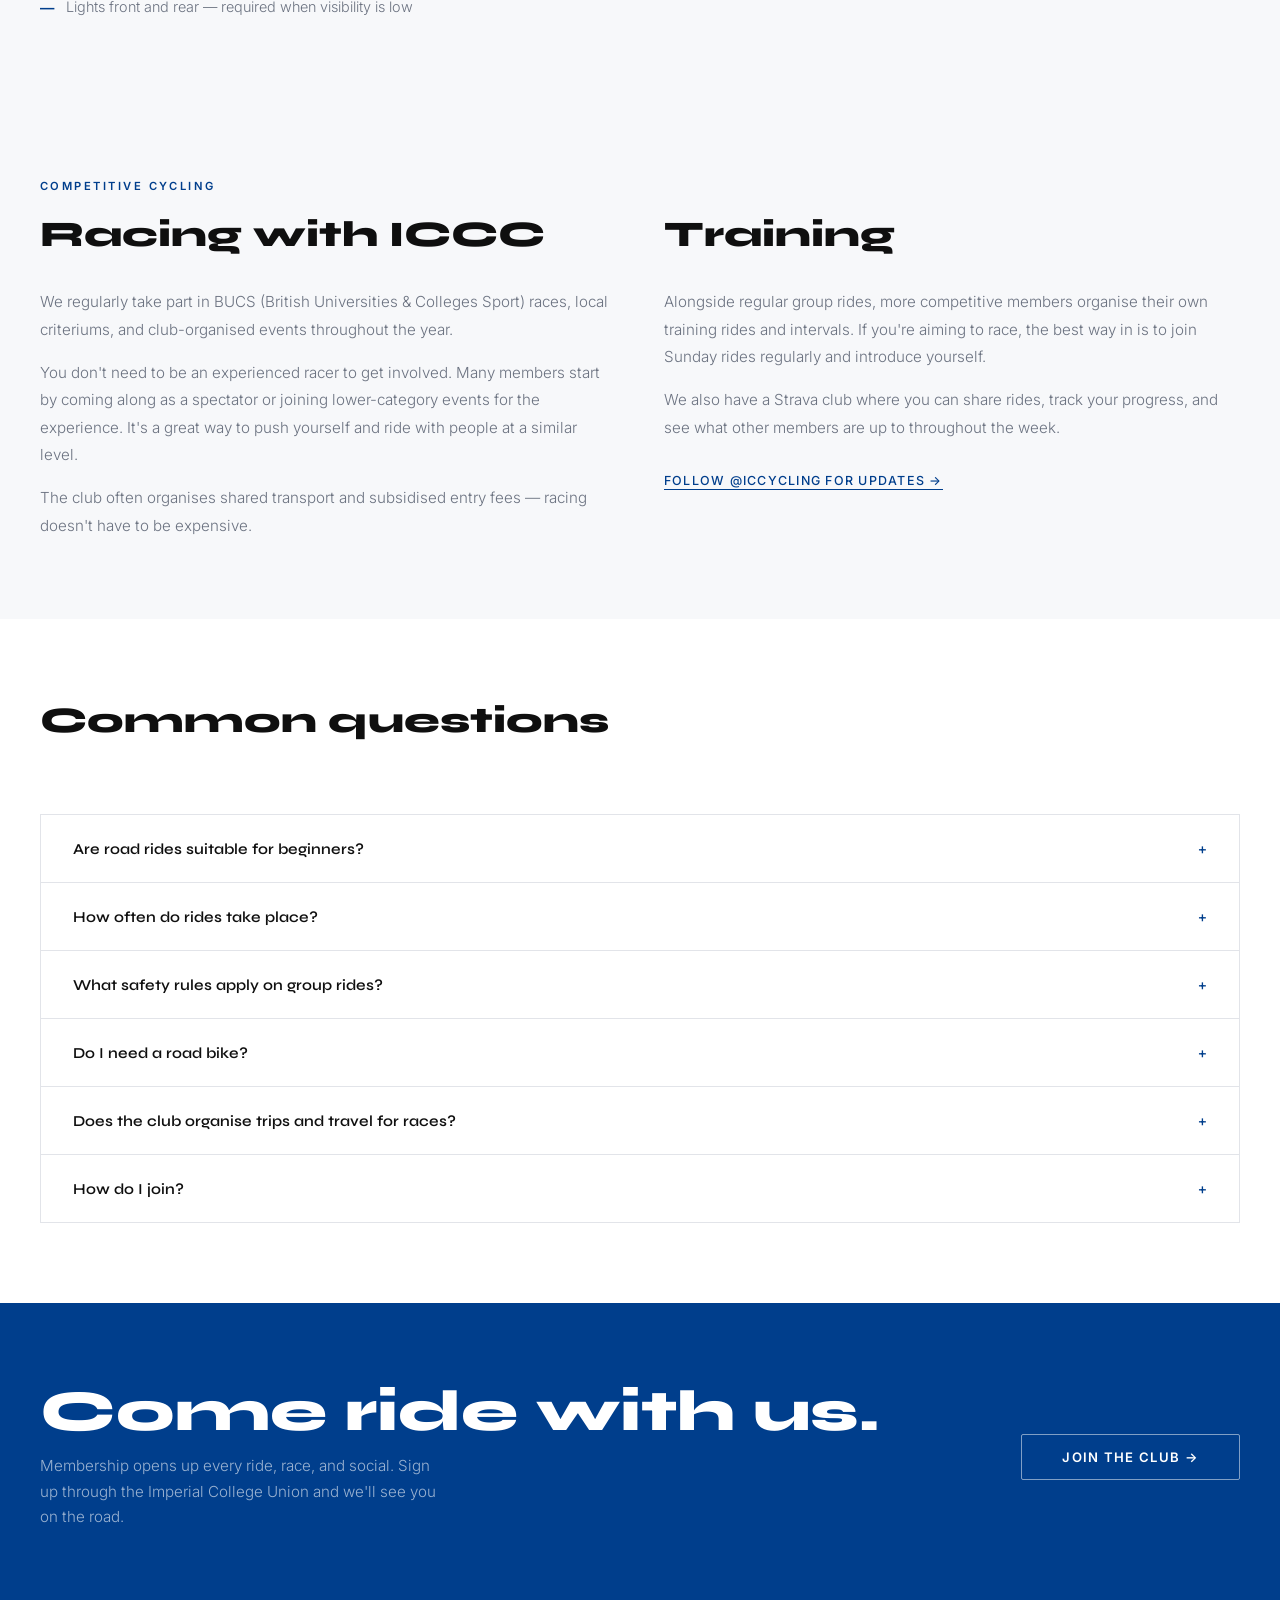
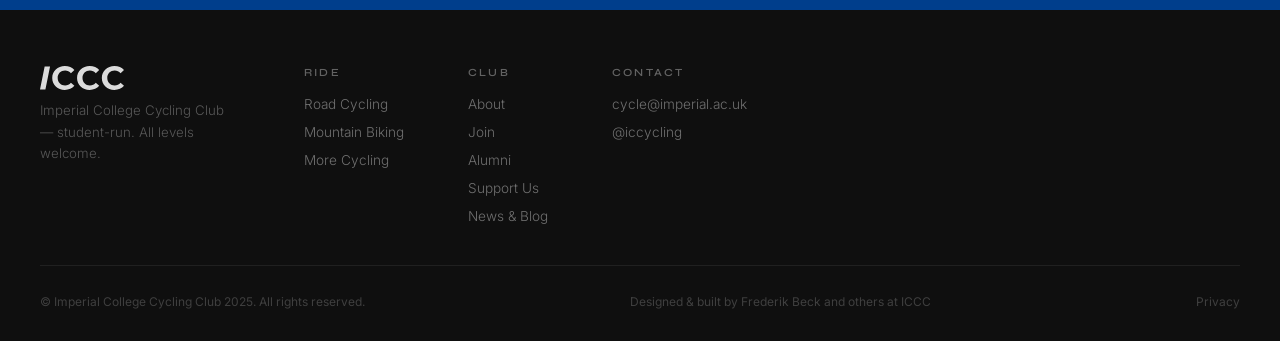
<file: road.html>
<!DOCTYPE html>
<html lang="en">
<head>
<meta charset="UTF-8">
<meta name="viewport" content="width=device-width, initial-scale=1.0">
<title>Road Cycling — Imperial College Cycling Club</title>
<link rel="preconnect" href="https://fonts.googleapis.com">
<link href="https://fonts.googleapis.com/css2?family=Syne:wght@400;600;700;800&family=Inter:wght@300;400;500&display=swap" rel="stylesheet">
<link rel="stylesheet" href="main.css">
</head>
<body>

<!-- NAV -->
<nav>
  <a href="index.html" class="nav-logo">
    <img src="images/ICCC.svg" alt="ICCC">
  </a>
  <ul class="nav-links">
    <li><a href="road.html" class="active">Road</a></li>
    <li><a href="offroad.html">MTB</a></li>
    <li><a href="index.html#news">News</a></li>
    <li><a href="club.html">About</a></li>
  </ul>
  <a href="club.html#join" class="nav-cta">Join</a>
  <button class="nav-hamburger" aria-label="Menu">
    <span></span><span></span><span></span>
  </button>
</nav>
<div class="nav-drawer">
  <ul>
    <li><a href="road.html" class="active">Road Cycling</a></li>
    <li><a href="offroad.html">Mountain Biking</a></li>
    <li><a href="other.html">More Cycling</a></li>
    <li><a href="index.html#news">News & Blog</a></li>
    <li><a href="club.html">About</a></li>
  </ul>
  <a href="club.html#join" class="drawer-cta">Join the Club</a>
</div>


<!-- PAGE HERO -->
<section class="page-hero">
  <img class="page-hero-bg" src="images/NR_08112.jpg" alt="ICCC Road Cycling">
  <div class="page-hero-overlay"></div>
  <div class="page-hero-content">
    <div class="page-hero-eyebrow">Imperial College Cycling Club · Road</div>
    <h1 class="page-hero-title">Road Cycling</h1>
    <p class="page-hero-sub">
      Weekly group rides from the streets of London to the Surrey hills — for all levels, all year round.
    </p>
  </div>
</section>


<!-- RIDES OVERVIEW -->
<section class="content-section">
  <h2>Group Rides</h2>
  <div class="three-col">

    <div class="ride-card">
      <div class="ride-card-tag">Beginner</div>
      <h3>Wednesday Laps</h3>
      <p>A relaxed, welcoming ride to get started with group cycling. Perfect for new members — no pressure, just good company.</p>
      <div class="ride-meta">
        <div class="ride-meta-item"><strong>When</strong> Wednesdays</div>
        <div class="ride-meta-item"><strong>Where</strong> Richmond Park</div>
        <div class="ride-meta-item"><strong>Pace</strong> Easy — all welcome</div>
      </div>
    </div>

    <div class="ride-card">
      <div class="ride-card-tag">Intermediate / Advanced</div>
      <h3>Sunday Rides</h3>
      <p>Longer routes into Surrey and beyond. Scenic roads, challenging climbs, and a café stop to look forward to.</p>
      <div class="ride-meta">
        <div class="ride-meta-item"><strong>When</strong> Sundays</div>
        <div class="ride-meta-item"><strong>Distance</strong> 50–100+ km</div>
        <div class="ride-meta-item"><strong>Pace</strong> 28–30 km/h average</div>
        <div class="ride-meta-item"><strong>Routes</strong> Windsor, Surrey Hills, Kent</div>
      </div>
    </div>

    <div class="ride-card">
      <div class="ride-card-tag">Racing</div>
      <h3>BUCS & Club Races</h3>
      <p>We compete in BUCS and local events throughout the year. The club helps with transport and subsidised entry fees for members who want to race.</p>
      <div class="ride-meta">
        <div class="ride-meta-item"><strong>Events</strong> BUCS, local crits, sportives</div>
        <div class="ride-meta-item"><strong>Support</strong> Organised travel & subsidies</div>
        <div class="ride-meta-item"><strong>Who</strong> All members welcome</div>
      </div>
    </div>

  </div>
</section>


<!-- WHAT TO BRING -->
<section class="content-section bg-off">
  <div class="two-col" style="align-items: start;">

    <div>
      <span class="label">Before you ride</span>
      <h2>What to bring</h2>
      <p style="font-size:0.95rem; font-weight:300; line-height:1.8; color:var(--gray); margin-bottom:28px;">
        Whether it's your first ride or your hundredth, showing up prepared makes the experience better for everyone. Here's the essential kit list.
      </p>
      <ul class="bring-list">
        <li>Road bike in good working order — no specific brand or model required</li>
        <li>Helmet — compulsory on all ICCC rides, no exceptions</li>
        <li>Puncture repair kit or spare tube, tyre levers, and a mini pump</li>
        <li>Water bottle — at least 500ml, more on longer rides</li>
        <li>Snacks or energy food for rides over 40km</li>
        <li>Fully charged phone and a small amount of cash</li>
        <li>Weather-appropriate clothing — layers for cold days, sunscreen in summer</li>
        <li>Lights front and rear — required when visibility is low</li>
      </ul>
    </div>

    <div>
      <span class="label">New to group riding?</span>
      <h2>How it works</h2>
      <div class="text-block">
        <p>Group riding has its own set of rules and signals that keep everyone safe. Don't worry if you're new to it — our Wednesday beginner sessions are specifically designed to introduce you to the basics in a relaxed environment.</p>
        <p>Experienced riders in the group will guide you through hand signals, how to hold a wheel, and how to communicate hazards. You'll pick it up quickly.</p>
        <p>The most important thing: just show up. You don't need a fancy bike or a certain fitness level. Show up, keep a comfortable pace, and enjoy the ride.</p>
        <a href="club.html#join" class="btn-blue" style="margin-top:12px;">Join the club to get started</a>
      </div>
    </div>

  </div>
</section>


<!-- RACING -->
<section class="content-section bg-off" id="racing">
  <span class="label">Competitive Cycling</span>
  <div class="two-col" style="align-items: start;">
    <div>
      <h2>Racing with ICCC</h2>
      <div class="text-block">
        <p>We regularly take part in BUCS (British Universities & Colleges Sport) races, local criteriums, and club-organised events throughout the year.</p>
        <p>You don't need to be an experienced racer to get involved. Many members start by coming along as a spectator or joining lower-category events for the experience. It's a great way to push yourself and ride with people at a similar level.</p>
        <p>The club often organises shared transport and subsidised entry fees — racing doesn't have to be expensive.</p>
      </div>
    </div>
    <div>
      <h2>Training</h2>
      <div class="text-block">
        <p>Alongside regular group rides, more competitive members organise their own training rides and intervals. If you're aiming to race, the best way in is to join Sunday rides regularly and introduce yourself.</p>
        <p>We also have a Strava club where you can share rides, track your progress, and see what other members are up to throughout the week.</p>
        <a href="https://instagram.com/iccycling" target="_blank" class="text-link" style="margin-top: 16px; display:inline-block;">Follow @iccycling for updates →</a>
      </div>
    </div>
  </div>
</section>


<!-- FAQ -->
<section class="content-section">
  <div class="section-header">
    <h2>Common questions</h2>
  </div>
  <div class="faq-list">
    <div class="faq-item">
      <button class="faq-question">Are road rides suitable for beginners?</button>
      <div class="faq-answer">Yes. Our Wednesday laps at Richmond Park are designed specifically for new riders. The focus is on confidence, group-riding basics, and enjoyment — not speed. No experience necessary.</div>
    </div>
    <div class="faq-item">
      <button class="faq-question">How often do rides take place?</button>
      <div class="faq-answer">Road rides run weekly on Wednesdays (beginners) and Sundays (longer group rides). Racing events and additional sessions are announced via Instagram and the club mailing list.</div>
    </div>
    <div class="faq-item">
      <button class="faq-question">What safety rules apply on group rides?</button>
      <div class="faq-answer">Helmets are compulsory on all ICCC rides without exception. We follow standard group riding practice — hand signals, calling out hazards, no sudden braking. Beginners are guided through this on their first ride.</div>
    </div>
    <div class="faq-item">
      <button class="faq-question">Do I need a road bike?</button>
      <div class="faq-answer">A road bike or similar (gravel, hybrid) is recommended for the longer Sunday rides, but for Wednesday laps at Richmond Park any bike will do. If you're unsure, reach out before you come and we'll help you figure out what works.</div>
    </div>
    <div class="faq-item">
      <button class="faq-question">Does the club organise trips and travel for races?</button>
      <div class="faq-answer">Yes. We organise a summer trip abroad each year and coordinate transport for BUCS and other race events, usually with subsidised options for members. Details are announced in advance through our channels.</div>
    </div>
    <div class="faq-item">
      <button class="faq-question">How do I join?</button>
      <div class="faq-answer">Membership is through the Imperial College Union. Once you're signed up, you'll get access to all rides, events, and the club group chat. Head to the join page for the link and details.</div>
    </div>
  </div>
</section>


<!-- JOIN CTA -->
<section class="join">
  <div>
    <h2>Come ride with us.</h2>
    <p>Membership opens up every ride, race, and social. Sign up through the Imperial College Union and we'll see you on the road.</p>
  </div>
  <a href="club.html#join" class="btn-outline-white">Join the Club →</a>
</section>


<!-- FOOTER -->
<footer>
  <div class="footer-top">
    <div>
      <div class="footer-brand-name">
        <img src="images/ICCC-white.svg" alt="ICCC" style="height:24px; width:auto; opacity:0.85;">
      </div>
      <p class="footer-tagline">Imperial College Cycling Club — student-run. All levels welcome.</p>
    </div>
    <div class="footer-col">
      <h4>Ride</h4>
      <ul>
        <li><a href="road.html">Road Cycling</a></li>
        <li><a href="offroad.html">Mountain Biking</a></li>
        <li><a href="other.html">More Cycling</a></li>
      </ul>
    </div>
    <div class="footer-col">
      <h4>Club</h4>
      <ul>
        <li><a href="club.html">About</a></li>
        <li><a href="club.html#join">Join</a></li>
        <li><a href="club.html#alumni">Alumni</a></li>
        <li><a href="club.html#support">Support Us</a></li>
        <li><a href="/blog/news/">News & Blog</a></li>
      </ul>
    </div>
    <div class="footer-col">
      <h4>Contact</h4>
      <ul>
        <li><a href="mailto:cycle@imperial.ac.uk">cycle@imperial.ac.uk</a></li>
        <li><a href="https://instagram.com/iccycling" target="_blank">@iccycling</a></li>
      </ul>
    </div>
  </div>
  <div class="footer-bottom">
    <span>© Imperial College Cycling Club 2025. All rights reserved.</span>
    <span>Designed & built by <a href="/blog/authors/frederik-beck/">Frederik Beck</a> and others at ICCC</span>
    <a href="privacy.html">Privacy</a>
  </div>
</footer>


<script src="main.js"></script>

</body>
</html>
</file>
<file: main.css>
/* ============================================================
   ICCC — main.css
   Shared styles for index.html, road.html, and all subpages
   ============================================================ */

/* ── RESET & BASE ── */
*, *::before, *::after { margin: 0; padding: 0; box-sizing: border-box; }

:root {
  --blue:    #003E8C;
  --blue-mid:#0057BE;
  --blue-lt: #E8EFF9;
  --black:   #0F0F0F;
  --gray:    #6B7280;
  --border:  #E2E4E9;
  --white:   #FFFFFF;
  --off:     #F7F8FA;
}

html { scroll-behavior: smooth; }

body {
  font-family: 'Inter', sans-serif;
  background: var(--white);
  color: var(--black);
  overflow-x: hidden;
}

img { display: block; max-width: 100%; }

/* ── TYPOGRAPHY ── */
h1, h2, h3, h4 {
  font-family: 'Syne', sans-serif;
}

/* ── NAV ── */
nav {
  position: fixed; top: 0; left: 0; right: 0; z-index: 100;
  height: 60px;
  display: flex; align-items: center; justify-content: space-between;
  padding: 0 40px;
  background: rgba(255,255,255,0.97);
  backdrop-filter: blur(8px);
  border-bottom: 1px solid var(--border);
  transition: transform 0.3s ease;
}
nav.nav-hidden { transform: translateY(-100%); }

.nav-logo {
  font-family: 'Syne', sans-serif;
  font-weight: 800; font-size: 1.1rem; letter-spacing: 0.04em;
  color: var(--black); text-decoration: none;
  display: flex; align-items: center;
}
.nav-logo img { height: 28px; width: auto; }
.nav-logo .slash { color: var(--blue); }

.nav-links {
  display: flex; gap: 28px; list-style: none;
}
.nav-links a {
  font-size: 0.8rem; font-weight: 500; letter-spacing: 0.06em;
  text-transform: uppercase; color: var(--gray);
  text-decoration: none; transition: color 0.2s;
}
.nav-links a:hover,
.nav-links a.active { color: var(--black); }

.nav-cta {
  font-size: 0.8rem; font-weight: 600; letter-spacing: 0.06em; text-transform: uppercase;
  background: var(--blue); color: var(--white);
  padding: 9px 22px; text-decoration: none;
  border-radius: 2px;
  transition: background 0.2s;
}
.nav-cta:hover { background: var(--blue-mid); }

/* Hamburger button — mobile only */
.nav-hamburger {
  display: none;
  flex-direction: column; justify-content: center; gap: 5px;
  width: 36px; height: 36px; padding: 4px;
  background: none; border: none; cursor: pointer;
}
.nav-hamburger span {
  display: block; height: 2px; width: 100%;
  background: var(--black); border-radius: 2px;
  transition: transform 0.25s ease, opacity 0.2s;
}
.nav-hamburger.open span:nth-child(1) { transform: translateY(7px) rotate(45deg); }
.nav-hamburger.open span:nth-child(2) { opacity: 0; }
.nav-hamburger.open span:nth-child(3) { transform: translateY(-7px) rotate(-45deg); }

/* Mobile drawer */
.nav-drawer {
  display: none;
  position: fixed; top: 60px; left: 0; right: 0; z-index: 99;
  background: var(--white);
  border-bottom: 1px solid var(--border);
  padding: 16px 20px 24px;
  transform: translateY(-8px);
  opacity: 0;
  transition: transform 0.25s ease, opacity 0.2s;
  pointer-events: none;
}
.nav-drawer.open {
  transform: translateY(0);
  opacity: 1;
  pointer-events: auto;
}
.nav-drawer ul {
  list-style: none;
  display: flex; flex-direction: column;
}
.nav-drawer ul li a {
  display: block; padding: 13px 0;
  font-size: 0.95rem; font-weight: 500; letter-spacing: 0.06em; text-transform: uppercase;
  color: var(--gray); text-decoration: none;
  border-bottom: 1px solid var(--border);
  transition: color 0.2s;
}
.nav-drawer ul li:last-child a { border-bottom: none; }
.nav-drawer ul li a:hover,
.nav-drawer ul li a.active { color: var(--black); }
.nav-drawer .drawer-cta {
  display: block; margin-top: 16px;
  text-align: center;
  font-size: 0.85rem; font-weight: 600; letter-spacing: 0.08em; text-transform: uppercase;
  background: var(--blue); color: var(--white);
  padding: 13px; text-decoration: none; border-radius: 2px;
  transition: background 0.2s;
}
.nav-drawer .drawer-cta:hover { background: var(--blue-mid); }

/* ── BUTTONS ── */
.btn-white {
  font-size: 0.8rem; font-weight: 600; letter-spacing: 0.1em; text-transform: uppercase;
  background: var(--white); color: var(--blue);
  padding: 12px 32px; text-decoration: none; border-radius: 2px;
  transition: background 0.2s;
  white-space: nowrap; display: inline-block;
}
.btn-white:hover { background: var(--blue-lt); }

.btn-blue {
  font-size: 0.8rem; font-weight: 600; letter-spacing: 0.1em; text-transform: uppercase;
  background: var(--blue); color: var(--white);
  padding: 12px 32px; text-decoration: none; border-radius: 2px;
  transition: background 0.2s;
  white-space: nowrap; display: inline-block;
}
.btn-blue:hover { background: var(--blue-mid); }

.btn-outline-white {
  font-size: 0.82rem; font-weight: 600; letter-spacing: 0.1em; text-transform: uppercase;
  border: 1.5px solid rgba(255,255,255,0.5); color: var(--white);
  padding: 14px 40px; text-decoration: none; border-radius: 2px;
  white-space: nowrap; display: inline-block;
  transition: border-color 0.2s, background 0.2s;
  flex-shrink: 0;
}
.btn-outline-white:hover {
  border-color: var(--white);
  background: rgba(255,255,255,0.08);
}

.text-link {
  font-size: 0.78rem; font-weight: 500; letter-spacing: 0.1em; text-transform: uppercase;
  color: var(--blue); text-decoration: none;
  border-bottom: 1px solid var(--blue); padding-bottom: 1px;
  transition: opacity 0.2s;
}
.text-link:hover { opacity: 0.65; }

/* ── SHARED LABELS ── */
.label {
  font-size: 0.7rem; font-weight: 600; letter-spacing: 0.22em; text-transform: uppercase;
  color: var(--blue); margin-bottom: 20px; display: block;
}

.section-header {
  display: flex; align-items: baseline; justify-content: space-between;
  margin-bottom: 40px;
}
.section-header h2 {
  font-weight: 800; font-size: clamp(24px, 3vw, 38px);
  color: var(--black);
}

/* ── PAGE HERO (subpages) ── */
.page-hero {
  margin-top: 60px;
  position: relative;
  height: 52vh; min-height: 380px;
  overflow: hidden;
  display: flex; align-items: flex-end;
}

.page-hero-bg {
  position: absolute; inset: 0;
  width: 100%; height: 100%;
  object-fit: cover; object-position: center 40%;
  background: linear-gradient(160deg, #1a2f55 0%, #2d4f8a 100%); /* placeholder */
}

.page-hero-overlay {
  position: absolute; inset: 0;
  background: linear-gradient(
    to bottom,
    rgba(0,0,0,0.1) 0%,
    rgba(0,0,0,0.55) 100%
  );
}

.page-hero-content {
  position: relative; z-index: 2;
  padding: 0 40px 48px;
}

.page-hero-eyebrow {
  font-size: 0.72rem; font-weight: 500; letter-spacing: 0.2em; text-transform: uppercase;
  color: rgba(255,255,255,0.55); margin-bottom: 12px;
}

.page-hero-title {
  font-family: 'Syne', sans-serif;
  font-weight: 800; font-size: clamp(36px, 6vw, 72px);
  line-height: 0.95; letter-spacing: -0.02em;
  color: var(--white);
}

.page-hero-sub {
  font-size: 1rem; font-weight: 300; line-height: 1.65;
  color: rgba(255,255,255,0.65);
  max-width: 520px; margin-top: 16px;
}

/* ── INDEX HERO ── */
.hero {
  position: relative;
  height: 100vh; min-height: 640px;
  overflow: hidden;
}

.hero-img {
  position: absolute; inset: 0;
  width: 100%; height: 100%;
  object-fit: cover; object-position: center 30%;
  background: linear-gradient(160deg, #1a2f55 0%, #2d4f8a 40%, #1a3060 100%);
}

.hero-overlay {
  position: absolute; inset: 0;
  background: linear-gradient(
    to bottom,
    rgba(0,0,0,0.15) 0%,
    rgba(0,0,0,0.0)  40%,
    rgba(0,0,0,0.55) 100%
  );
}

.hero-content {
  position: absolute;
  bottom: 64px; left: 40px; right: 40px;
  display: flex; align-items: flex-end; justify-content: space-between;
  gap: 24px; flex-wrap: wrap;
}

.hero-eyebrow {
  font-size: 0.72rem; font-weight: 500; letter-spacing: 0.2em; text-transform: uppercase;
  color: rgba(255,255,255,0.6); margin-bottom: 14px;
}

.hero-title {
  font-family: 'Syne', sans-serif;
  font-weight: 800; font-size: clamp(42px, 7vw, 96px);
  line-height: 0.95; letter-spacing: -0.02em;
  color: var(--white);
}

.hero-right {
  display: flex; flex-direction: column; align-items: flex-end; gap: 20px;
  padding-bottom: 6px;
}

.hero-desc {
  font-size: 0.9rem; font-weight: 300; line-height: 1.65;
  color: rgba(255,255,255,0.7);
  max-width: 300px; text-align: right;
}

.hero-scroll-line {
  position: absolute; bottom: 0; left: 50%; transform: translateX(-50%);
  width: 1px; height: 48px; background: rgba(255,255,255,0.25);
}

/* ── DISCIPLINES (index) ── */
.disciplines {
  display: grid; grid-template-columns: repeat(3, 1fr);
  border-bottom: 1px solid var(--border);
}

.disc-item {
  padding: 52px 40px;
  border-right: 1px solid var(--border);
  text-decoration: none; color: inherit;
  transition: background 0.2s;
  display: flex; flex-direction: column; gap: 16px;
}
.disc-item:last-child { border-right: none; }
.disc-item:hover { background: var(--off); }

.disc-number {
  font-size: 0.7rem; font-weight: 500; letter-spacing: 0.18em;
  text-transform: uppercase; color: var(--blue);
}
.disc-title {
  font-family: 'Syne', sans-serif;
  font-weight: 700; font-size: 1.5rem; color: var(--black);
}
.disc-desc {
  font-size: 0.88rem; font-weight: 300; line-height: 1.65;
  color: var(--gray); flex: 1;
}
.disc-arrow {
  font-size: 0.78rem; font-weight: 500; letter-spacing: 0.08em;
  text-transform: uppercase; color: var(--blue);
  display: flex; align-items: center; gap: 8px;
  transition: gap 0.2s;
}
.disc-item:hover .disc-arrow { gap: 14px; }
.disc-arrow::after { content: '→'; }

/* ── ABOUT (index) ── */
.about {
  display: grid; grid-template-columns: 1fr 1fr;
  min-height: 520px;
}

.about-image-wrap {
  overflow: hidden; position: relative;
  background: linear-gradient(135deg, #d0dff5, #e8f0fb);
}
.about-image-wrap img {
  width: 100%; height: 100%;
  object-fit: cover;
  transition: transform 0.6s ease;
}
.about:hover .about-image-wrap img { transform: scale(1.03); }
.about-image-wrap::after {
  content: 'ICCC';
  position: absolute; top: 50%; left: 50%; transform: translate(-50%,-50%);
  font-family: 'Syne', sans-serif; font-weight: 800;
  font-size: 9rem; letter-spacing: -0.04em;
  color: rgba(0,62,140,0.08);
  pointer-events: none;
}

.about-content {
  padding: 72px 64px;
  display: flex; flex-direction: column; justify-content: center;
  background: var(--off);
}
.about-content h2 {
  font-weight: 800; font-size: clamp(28px, 3.5vw, 44px);
  line-height: 1.1; color: var(--black); margin-bottom: 20px;
}
.about-content p {
  font-size: 0.95rem; font-weight: 300; line-height: 1.75;
  color: var(--gray); margin-bottom: 40px; max-width: 420px;
}

.stats {
  display: flex; gap: 40px;
  padding-top: 32px; border-top: 1px solid var(--border);
}
.stat-n {
  font-family: 'Syne', sans-serif;
  font-weight: 800; font-size: 2rem; color: var(--blue);
}
.stat-l {
  font-size: 0.78rem; font-weight: 400; letter-spacing: 0.05em;
  text-transform: uppercase; color: var(--gray); margin-top: 4px;
}

/* ── JOIN BAND ── */
.join {
  background: var(--blue);
  padding: 80px 40px;
  display: flex; align-items: center; justify-content: space-between;
  gap: 40px; flex-wrap: wrap;
}
.join h2 {
  font-weight: 800; font-size: clamp(32px, 4.5vw, 60px);
  line-height: 1; color: var(--white);
}
.join p {
  font-size: 0.95rem; font-weight: 300; line-height: 1.7;
  color: rgba(255,255,255,0.6); margin-top: 12px; max-width: 400px;
}

/* ── NEWS + BLOG ── */
.news {
  padding: 80px 40px;
  background: var(--white);
}

.nb-layout {
  display: grid; grid-template-columns: 300px 1fr;
  gap: 1px; background: var(--border);
  border: 1px solid var(--border);
}

.nb-col-label {
  display: flex; justify-content: space-between; align-items: baseline;
  padding: 18px 28px; border-bottom: 1px solid var(--border);
  font-size: 0.7rem; font-weight: 600; letter-spacing: 0.16em; text-transform: uppercase;
  color: var(--gray); background: var(--off);
}

.nb-news { background: var(--white); display: flex; flex-direction: column; }
.nb-news-list { display: flex; flex-direction: column; flex: 1; }
.nb-news-item {
  display: flex; flex-direction: column; gap: 4px;
  padding: 20px 28px; border-bottom: 1px solid var(--border);
  text-decoration: none; transition: background 0.15s;
}
.nb-news-item:last-child { border-bottom: none; }
.nb-news-item:hover { background: var(--off); }
.nb-news-title {
  font-family: 'Syne', sans-serif;
  font-weight: 600; font-size: 0.92rem; line-height: 1.3; color: var(--black);
}

.nb-blog { background: var(--white); display: flex; flex-direction: column; }
.nb-blog-grid {
  display: grid; grid-template-columns: 1fr 1fr;
  gap: 1px; background: var(--border); flex: 1;
}
.nb-blog-card {
  background: var(--white); padding: 28px;
  text-decoration: none; display: flex; flex-direction: column; gap: 8px;
  transition: background 0.15s;
}
.nb-blog-card:hover { background: var(--off); }
.nb-blog-featured { grid-row: span 2; padding: 32px 28px; }
.nb-blog-featured .nb-blog-title { font-size: 1.1rem; }
.nb-blog-featured .nb-blog-excerpt { display: block; }

.nb-blog-tag {
  font-size: 0.68rem; font-weight: 600; letter-spacing: 0.16em; text-transform: uppercase;
  color: var(--blue);
}
.nb-blog-title {
  font-family: 'Syne', sans-serif;
  font-weight: 700; font-size: 0.95rem; line-height: 1.3; color: var(--black);
}
.nb-blog-excerpt {
  font-size: 0.85rem; font-weight: 300; line-height: 1.6;
  color: var(--gray); display: none;
}
.nb-blog-meta {
  font-size: 0.75rem; color: var(--gray); margin-top: auto; padding-top: 8px;
}

.news-date {
  font-size: 0.7rem; font-weight: 500; letter-spacing: 0.14em; text-transform: uppercase;
  color: var(--gray);
}

/* ── INSTAGRAM ── */
.instagram {
  padding: 56px 40px; background: var(--off);
  border-top: 1px solid var(--border);
  display: flex; align-items: center; gap: 32px; flex-wrap: wrap;
}
.ig-handle {
  font-family: 'Syne', sans-serif;
  font-weight: 800; font-size: 1.5rem; color: var(--black);
}
.ig-sub {
  font-size: 0.88rem; font-weight: 300; color: var(--gray); margin-top: 4px;
}
.instagram .text-link { margin-left: auto; }

/* ── FOOTER ── */
footer {
  background: var(--black);
  padding: 56px 40px 32px;
}
.footer-top {
  display: flex; gap: 64px; flex-wrap: wrap;
  border-bottom: 1px solid rgba(255,255,255,0.07);
  padding-bottom: 40px; margin-bottom: 28px;
}
.footer-brand-name {
  font-family: 'Syne', sans-serif;
  font-weight: 800; font-size: 1rem; letter-spacing: 0.04em;
  color: var(--white); margin-bottom: 10px;
}
.footer-brand-name .slash { color: var(--blue-mid); }
.footer-tagline {
  font-size: 0.83rem; font-weight: 300; line-height: 1.6;
  color: rgba(255,255,255,0.3); max-width: 200px;
}
.footer-col h4 {
  font-size: 0.68rem; font-weight: 600; letter-spacing: 0.2em; text-transform: uppercase;
  color: rgba(255,255,255,0.35); margin-bottom: 14px;
}
.footer-col ul { list-style: none; display: flex; flex-direction: column; gap: 8px; }
.footer-col a {
  font-size: 0.85rem; font-weight: 300;
  color: rgba(255,255,255,0.4); text-decoration: none; transition: color 0.2s;
}
.footer-col a:hover { color: rgba(255,255,255,0.85); }
.footer-bottom {
  display: flex; justify-content: space-between; flex-wrap: wrap; gap: 8px;
  font-size: 0.75rem; color: rgba(255,255,255,0.2);
}
.footer-bottom a { color: rgba(255,255,255,0.2); text-decoration: none; }
.footer-bottom a:hover { color: rgba(255,255,255,0.45); }

/* ── PAGE CONTENT SECTIONS ── */

/* Info grid: two-column text layout for subpages */
.content-section {
  padding: 80px 40px;
}
.content-section.bg-off { background: var(--off); }
.content-section.bg-blue { background: var(--blue); }

.content-section h2 {
  font-weight: 800; font-size: clamp(24px, 3vw, 36px);
  color: var(--black); margin-bottom: 32px;
}
.content-section.bg-blue h2 { color: var(--white); }

.two-col {
  display: grid; grid-template-columns: 1fr 1fr; gap: 48px;
}
.three-col {
  display: grid; grid-template-columns: repeat(3, 1fr); gap: 1px;
  border: 1px solid var(--border); background: var(--border);
}

/* Ride cards */
.ride-card {
  background: var(--white); padding: 36px 32px;
  display: flex; flex-direction: column; gap: 14px;
}
.ride-card.bg-off { background: var(--off); }

.ride-card-tag {
  font-size: 0.68rem; font-weight: 600; letter-spacing: 0.18em; text-transform: uppercase;
  color: var(--blue);
}
.ride-card h3 {
  font-weight: 700; font-size: 1.2rem; color: var(--black);
}
.ride-card p {
  font-size: 0.9rem; font-weight: 300; line-height: 1.7; color: var(--gray);
}
.ride-card .ride-meta {
  margin-top: auto; padding-top: 16px;
  border-top: 1px solid var(--border);
  display: flex; flex-direction: column; gap: 6px;
}
.ride-meta-item {
  display: flex; gap: 10px;
  font-size: 0.82rem; font-weight: 300; color: var(--gray);
}
.ride-meta-item strong {
  font-weight: 600; color: var(--black);
  min-width: 80px;
}

/* FAQ */
.faq-list {
  display: flex; flex-direction: column;
  border: 1px solid var(--border);
}
.faq-item {
  border-bottom: 1px solid var(--border);
  overflow: hidden;
}
.faq-item:last-child { border-bottom: none; }
.faq-question {
  width: 100%; text-align: left;
  padding: 22px 32px;
  font-family: 'Syne', sans-serif; font-weight: 600; font-size: 0.95rem;
  color: var(--black); background: var(--white);
  border: none; cursor: pointer;
  display: flex; justify-content: space-between; align-items: center;
  gap: 16px; transition: background 0.15s;
}
.faq-question:hover { background: var(--off); }
.faq-question::after {
  content: '+'; font-size: 1.2rem; font-weight: 300;
  color: var(--blue); flex-shrink: 0; transition: transform 0.2s;
}
.faq-item.open .faq-question { background: var(--off); }
.faq-item.open .faq-question::after { transform: rotate(45deg); }
.faq-answer {
  display: none; padding: 0 32px 22px;
  font-size: 0.9rem; font-weight: 300; line-height: 1.75;
  color: var(--gray); background: var(--off);
}
.faq-item.open .faq-answer { display: block; }

/* Gallery grid */
.gallery-grid {
  display: grid;
  grid-template-columns: repeat(4, 1fr);
  gap: 3px;
}
.gallery-grid img {
  width: 100%; aspect-ratio: 1;
  object-fit: cover;
  transition: opacity 0.2s;
}
.gallery-grid img:hover { opacity: 0.85; cursor: zoom-in; }
.gallery-grid .wide {
  grid-column: span 2;
  aspect-ratio: 2/1;
}

/* What to bring list */
.bring-list {
  list-style: none;
  display: flex; flex-direction: column; gap: 10px;
}
.bring-list li {
  display: flex; align-items: flex-start; gap: 12px;
  font-size: 0.9rem; font-weight: 300; line-height: 1.55; color: var(--gray);
}
.bring-list li::before {
  content: '—';
  color: var(--blue); font-weight: 600; flex-shrink: 0; margin-top: 1px;
}

/* Text content */
.text-block {
  max-width: 680px;
}
.text-block p {
  font-size: 0.95rem; font-weight: 300; line-height: 1.8;
  color: var(--gray); margin-bottom: 16px;
}
.text-block p:last-child { margin-bottom: 0; }

/* ── ANIMATIONS ── */
@keyframes fadeUp {
  from { opacity: 0; transform: translateY(20px); }
  to   { opacity: 1; transform: translateY(0); }
}
.hero-eyebrow { animation: fadeUp 0.8s 0.1s both; }
.hero-title   { animation: fadeUp 0.8s 0.2s both; }
.hero-right   { animation: fadeUp 0.8s 0.35s both; }
.page-hero-content { animation: fadeUp 0.8s 0.1s both; }

/* ── RESPONSIVE ── */
@media (max-width: 960px) {
  .two-col   { grid-template-columns: 1fr; gap: 32px; }
  .three-col { grid-template-columns: 1fr; }
  .gallery-grid { grid-template-columns: repeat(2, 1fr); }
  .gallery-grid .wide { grid-column: span 2; }
}

@media (max-width: 860px) {
  nav { padding: 0 20px; }
  .nav-links { display: none; }
  .nav-cta   { display: none; }
  .nav-hamburger { display: flex; }
  .nav-drawer    { display: block; }

  .hero-content { bottom: 40px; left: 20px; right: 20px; flex-direction: column; align-items: flex-start; }
  .hero-right { align-items: flex-start; }
  .hero-desc { text-align: left; }

  .page-hero-content { padding: 0 20px 40px; }

  .disciplines { grid-template-columns: 1fr; }
  .disc-item { border-right: none; border-bottom: 1px solid var(--border); }
  .disc-item:last-child { border-bottom: none; }

  .about { grid-template-columns: 1fr; }
  .about-image-wrap { min-height: 260px; }
  .about-content { padding: 48px 24px; }

  .join { padding: 56px 20px; }

  .news { padding: 60px 20px; }
  .nb-layout { grid-template-columns: 1fr; }
  .nb-blog-grid { grid-template-columns: 1fr; }
  .nb-blog-featured { grid-row: span 1; }

  .instagram { padding: 40px 20px; }
  .instagram .text-link { margin-left: 0; }

  .content-section { padding: 56px 20px; }

  footer { padding: 40px 20px 24px; }
  .footer-top { gap: 32px; }

  .gallery-grid { grid-template-columns: repeat(2, 1fr); }
}

@media (max-width: 520px) {
  .gallery-grid { grid-template-columns: 1fr 1fr; }
  .stats { gap: 24px; flex-wrap: wrap; }
}
</file>
